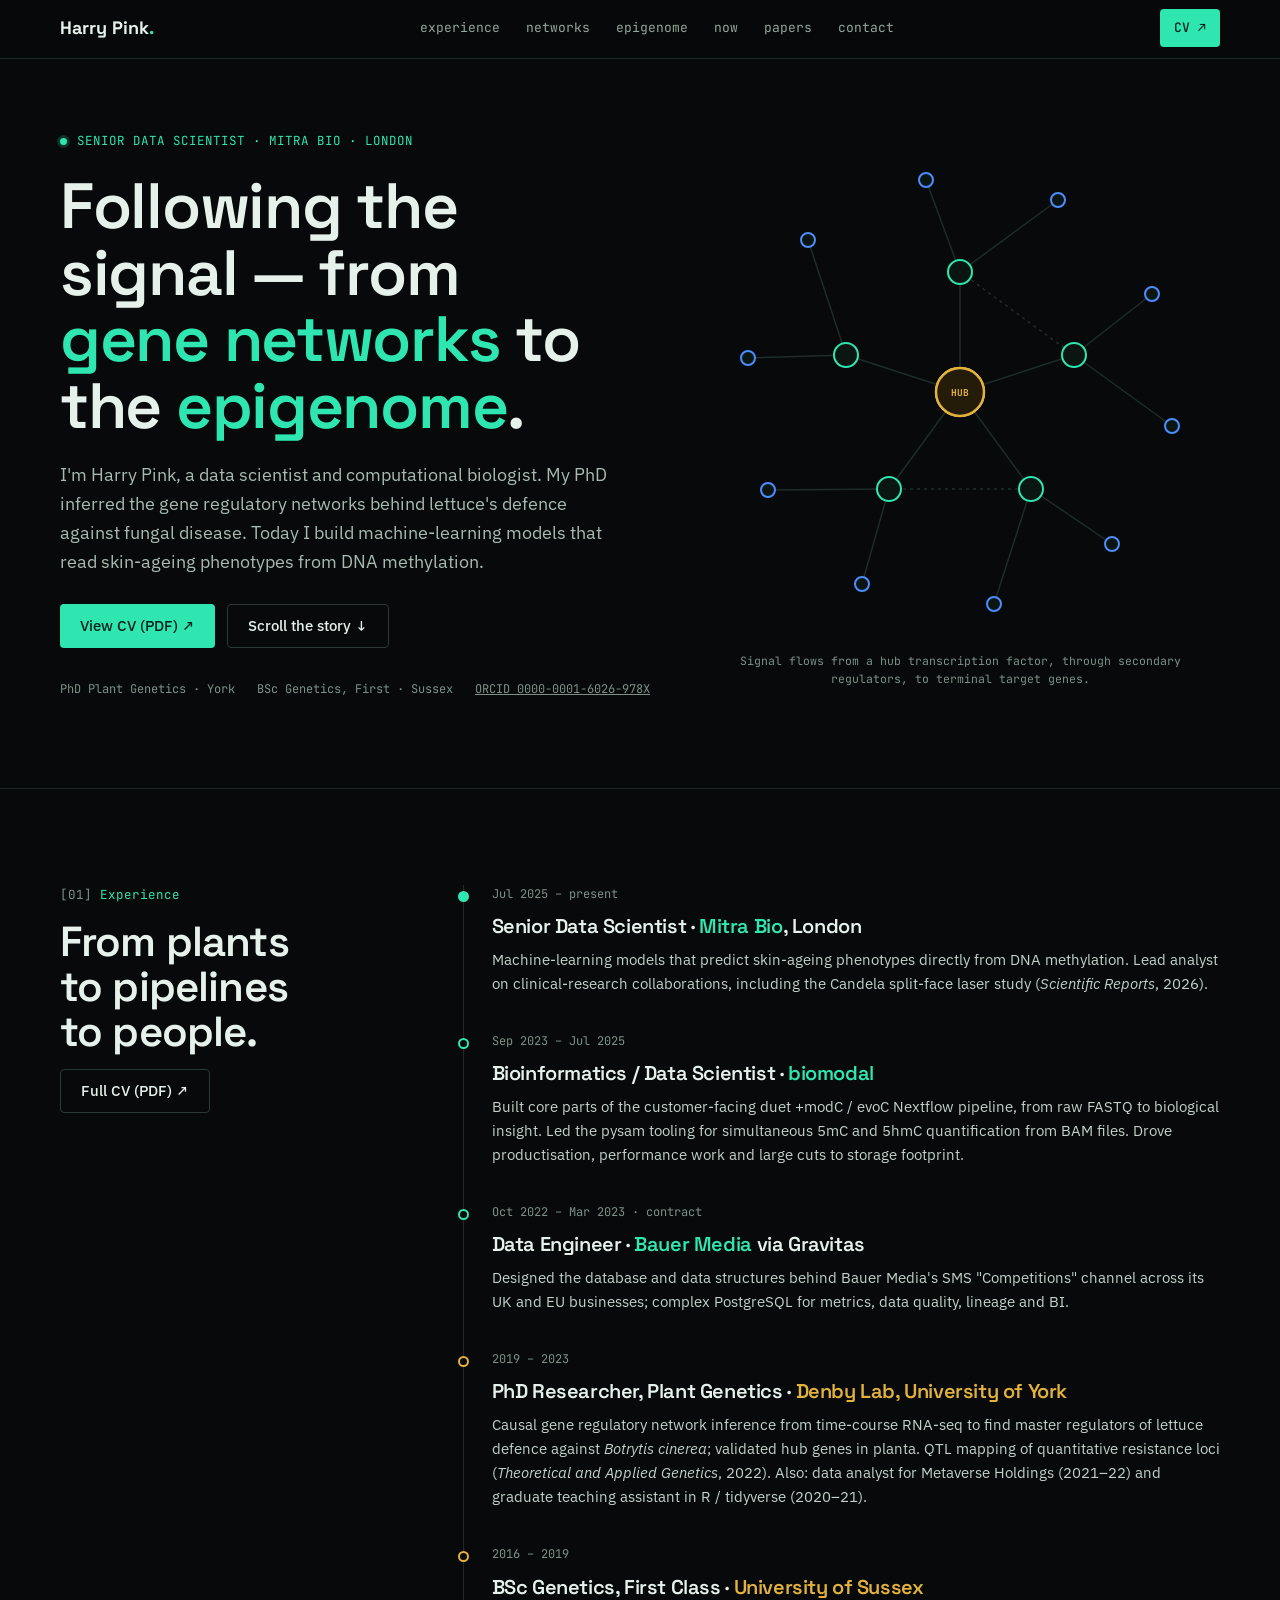
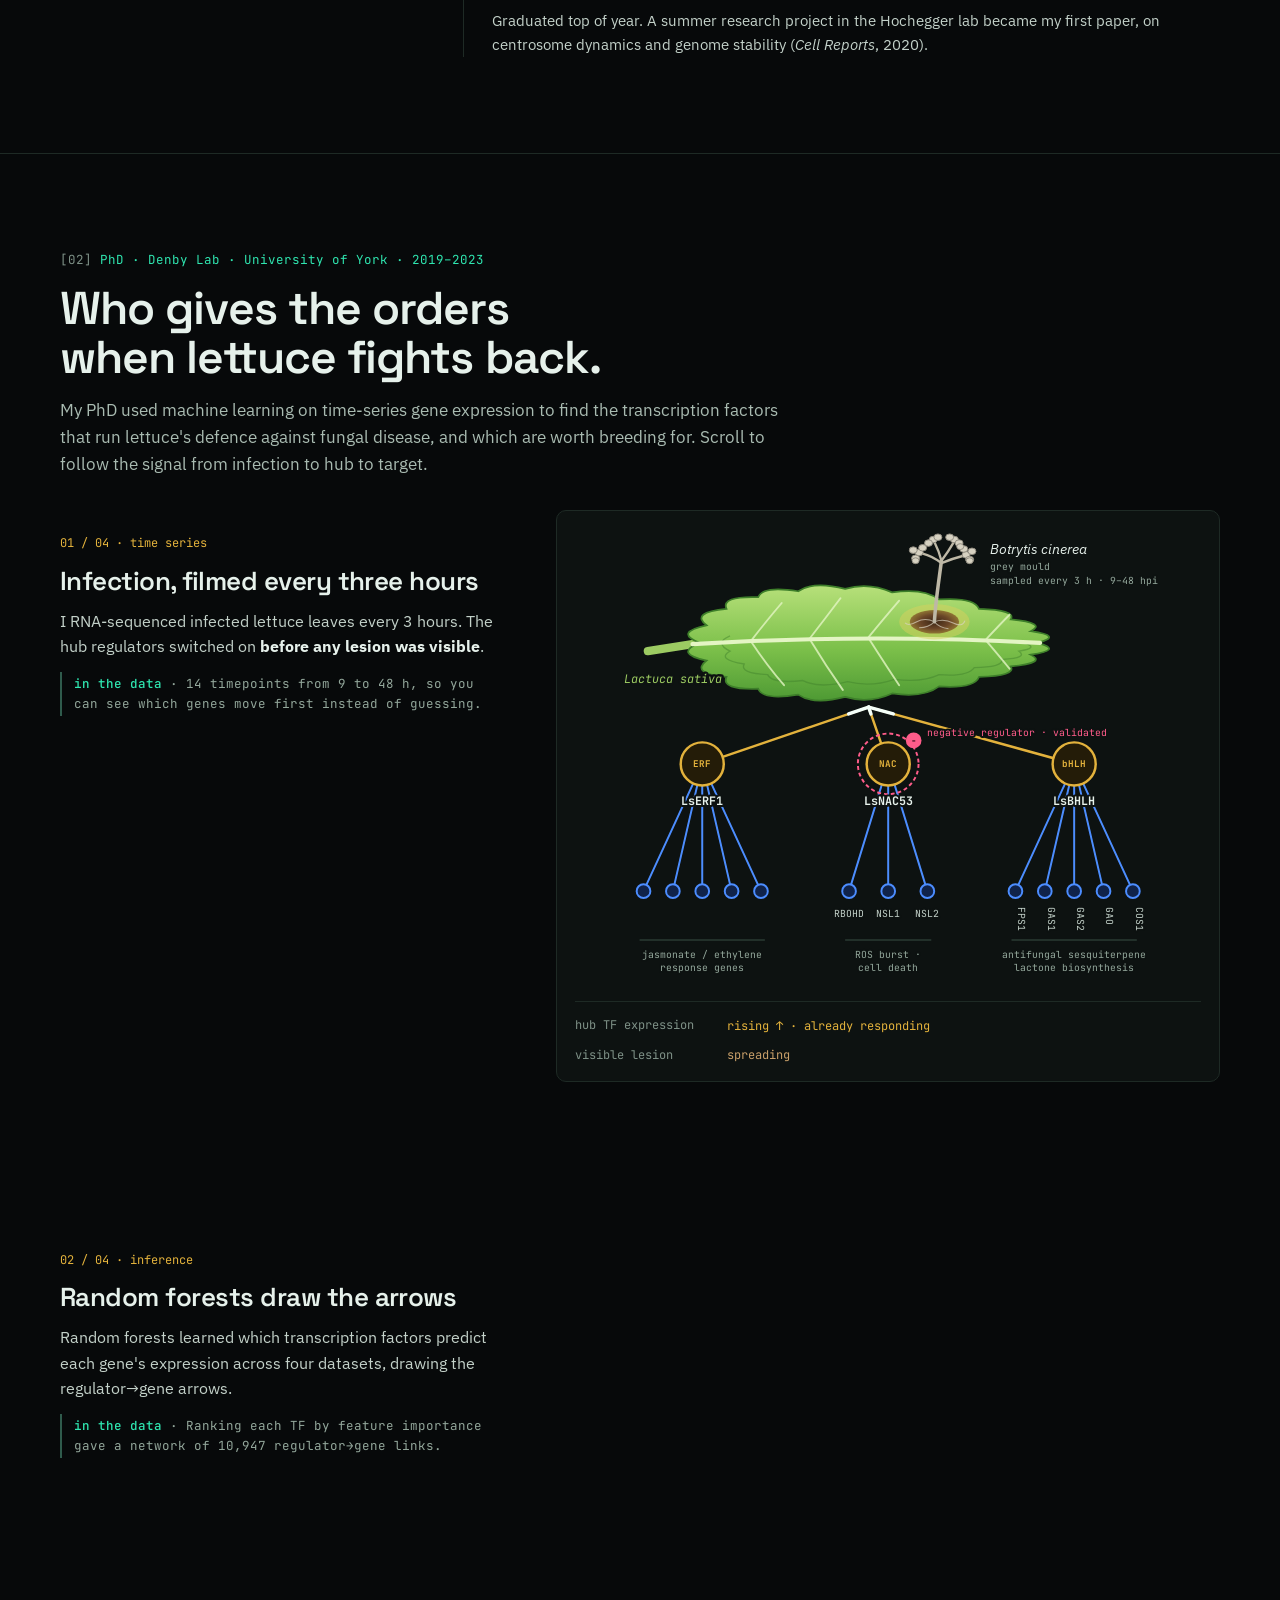
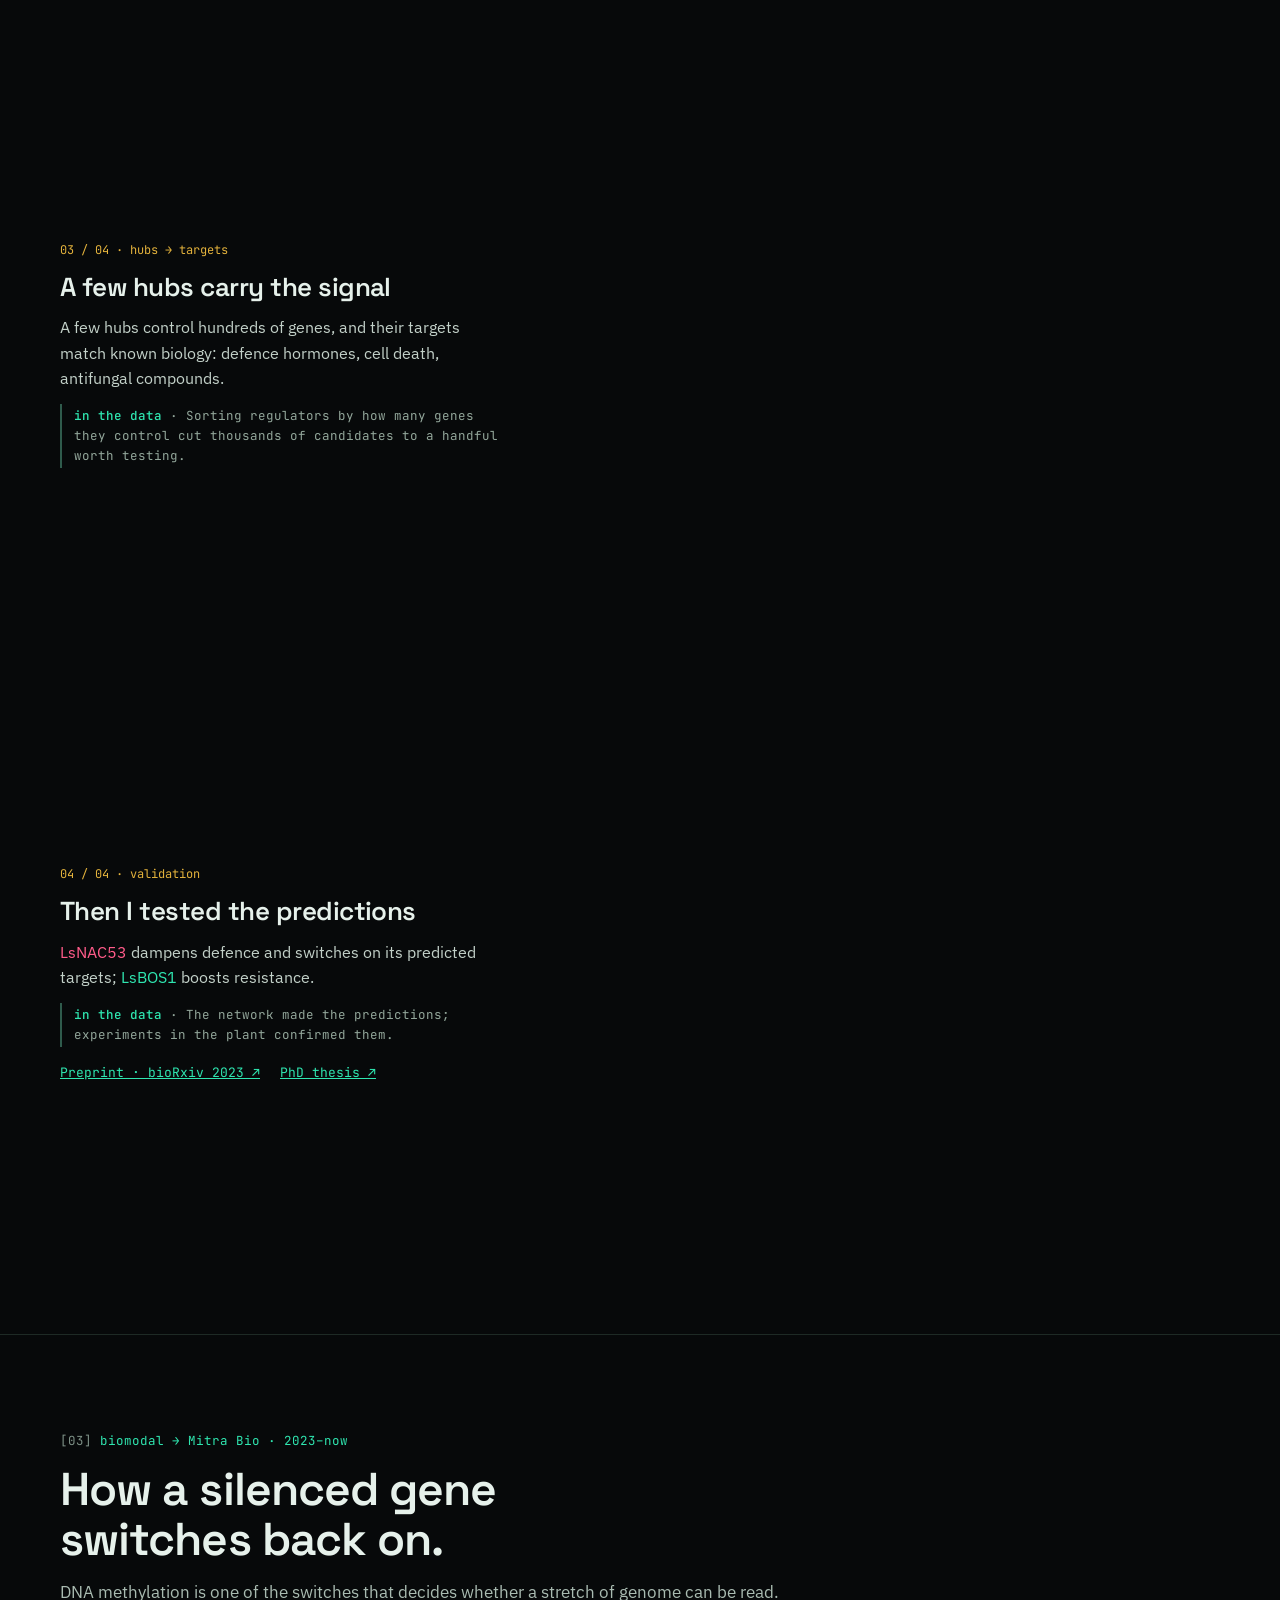
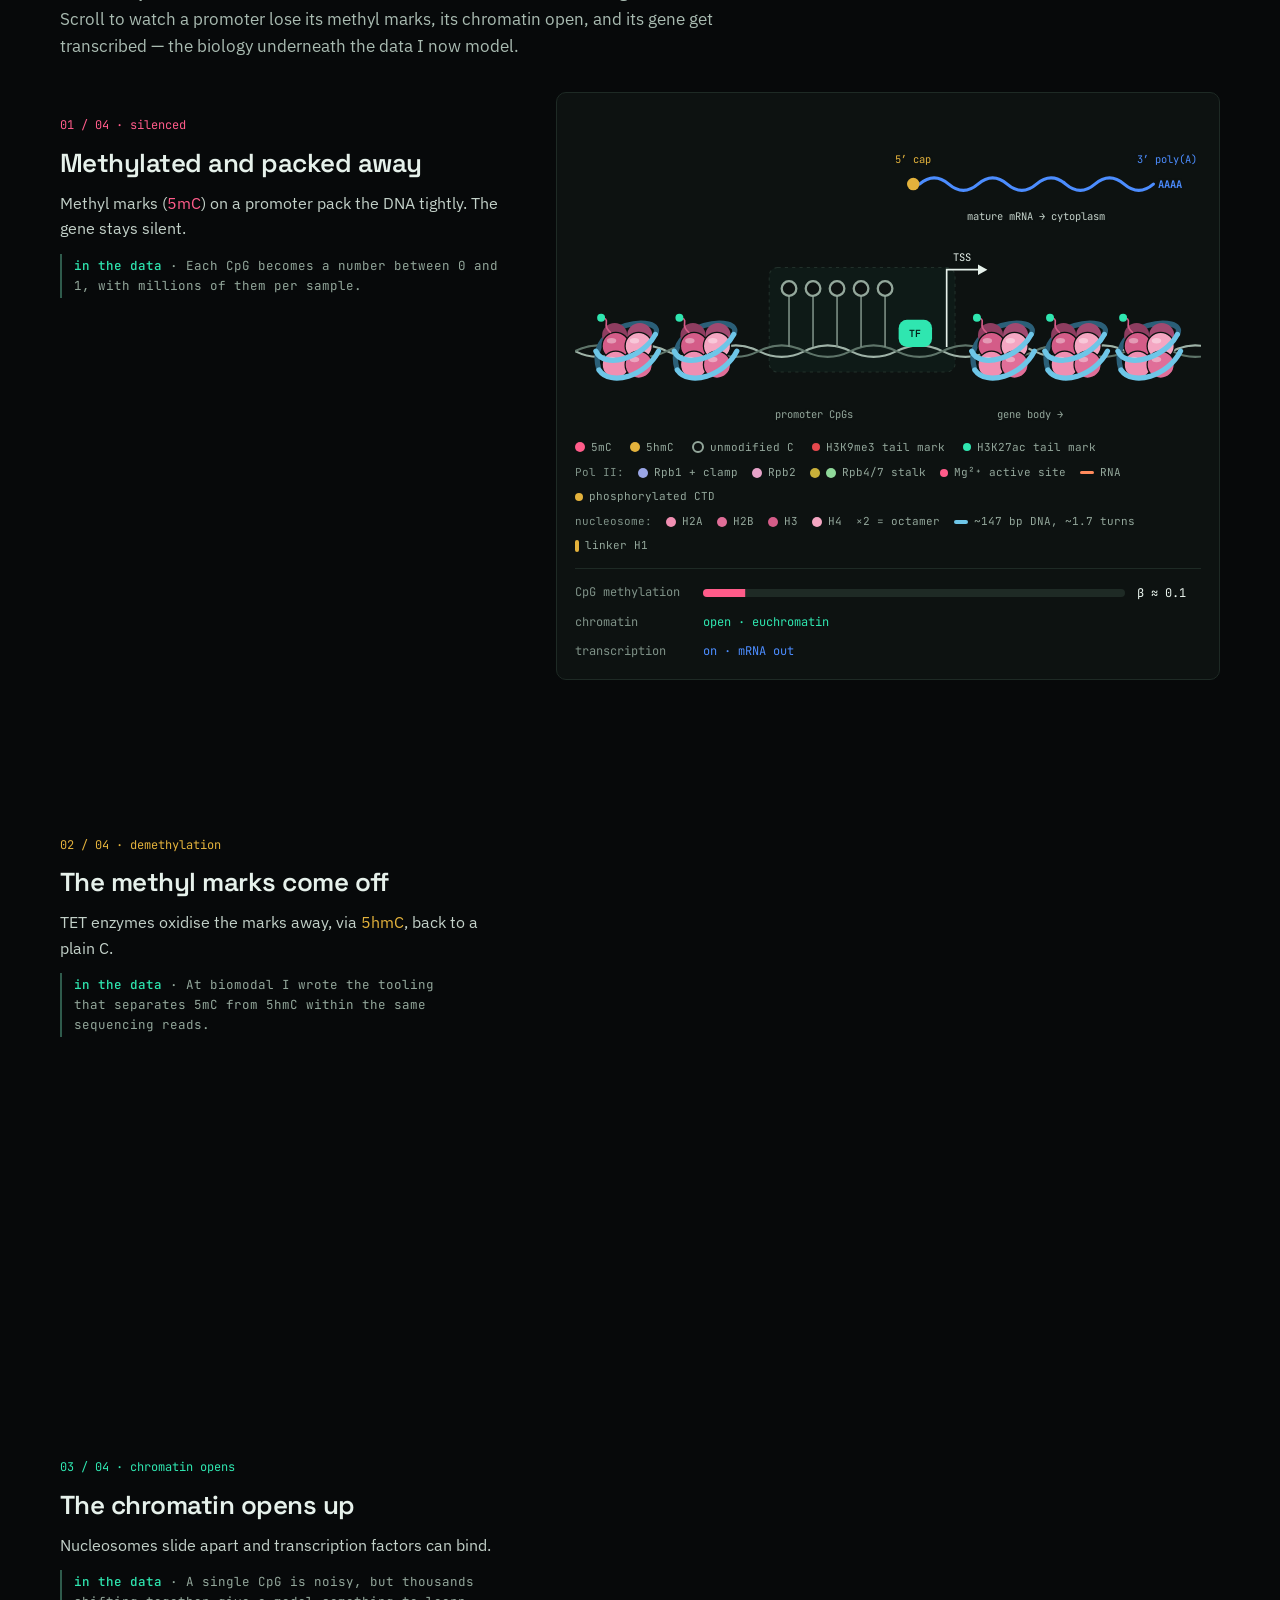
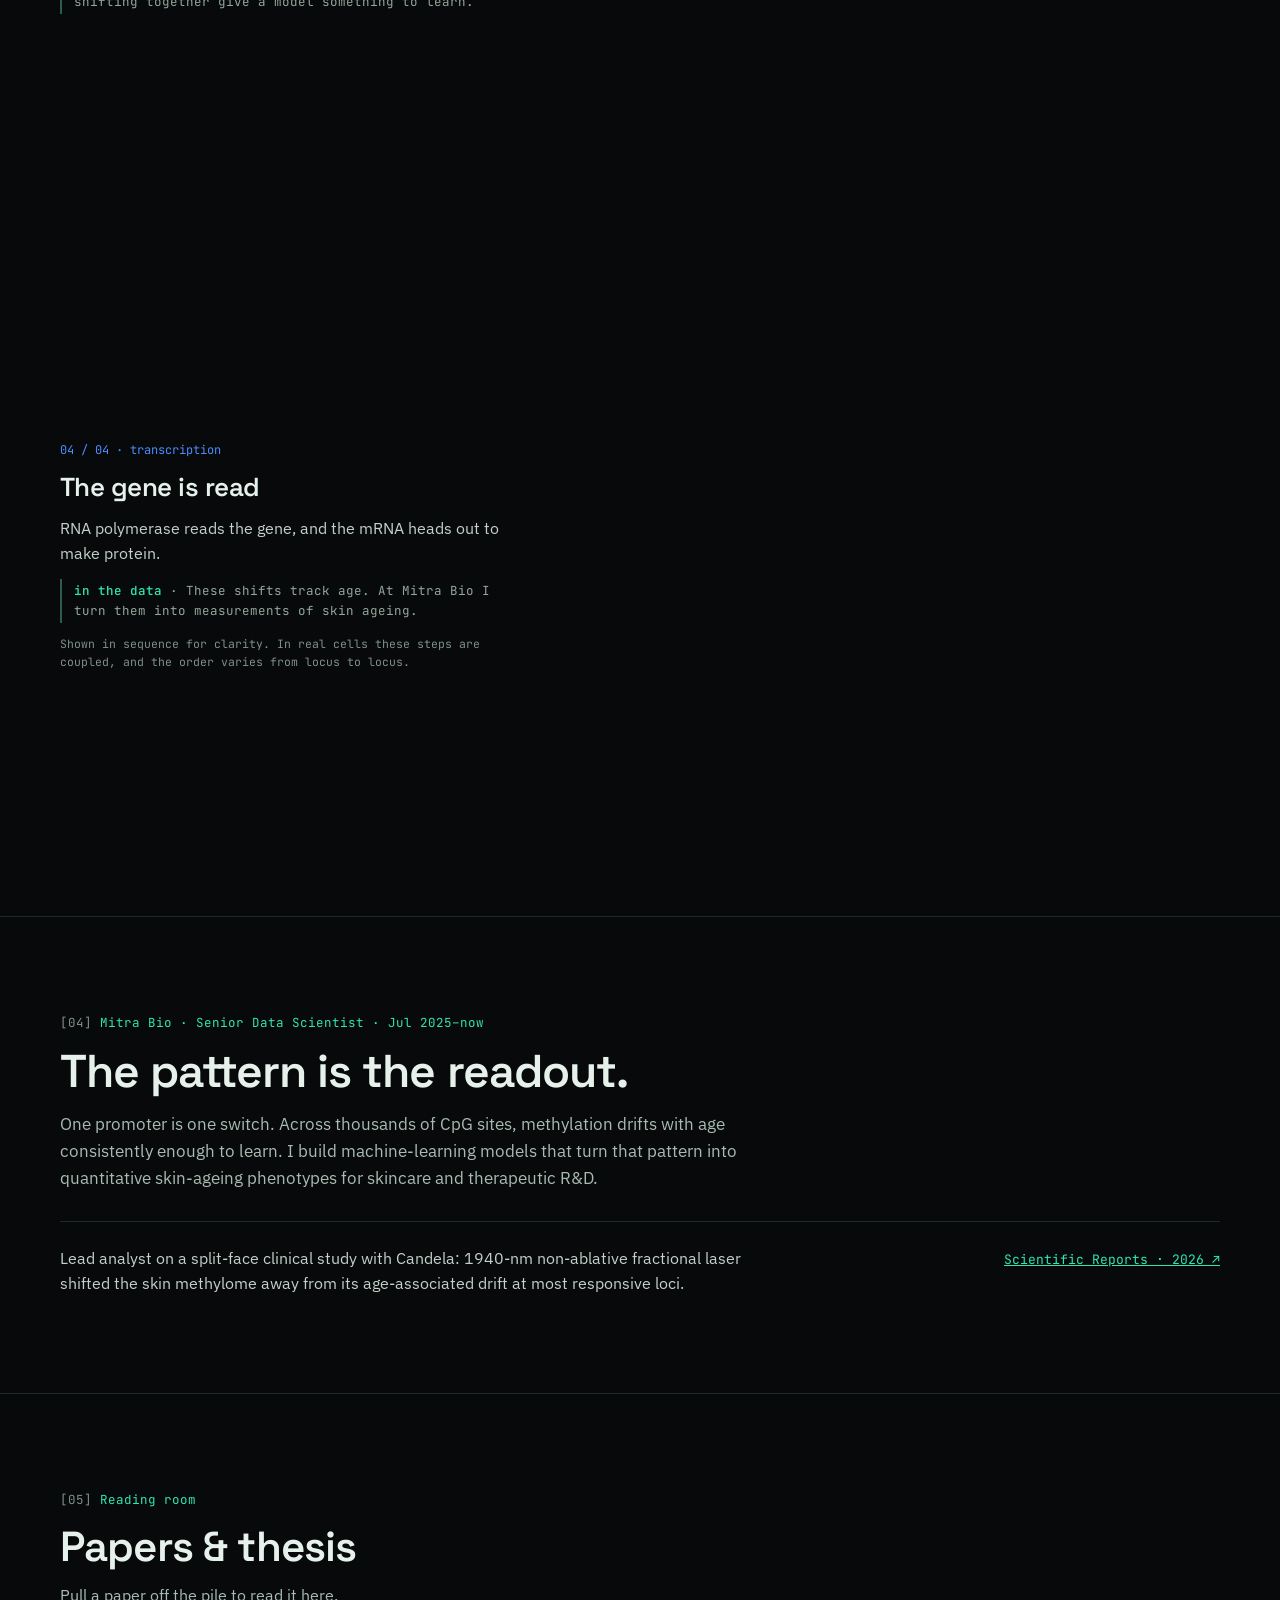
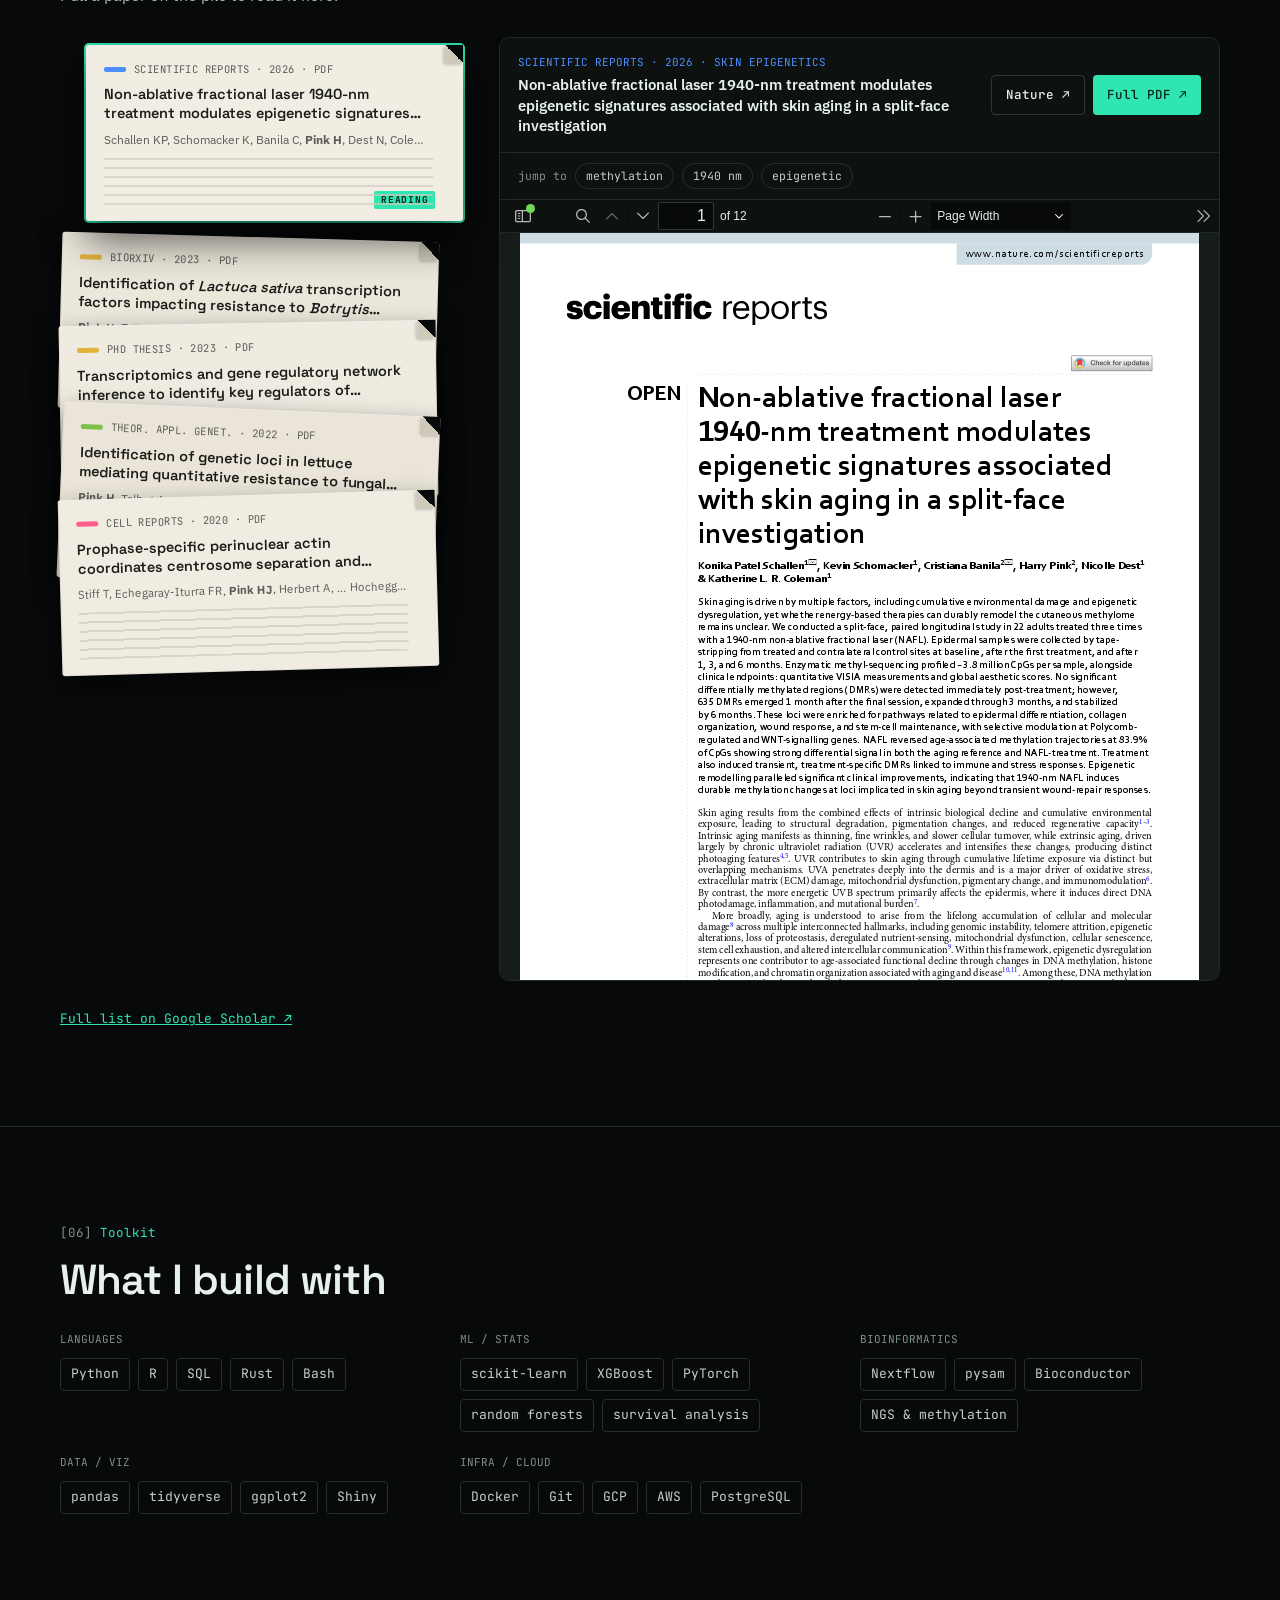
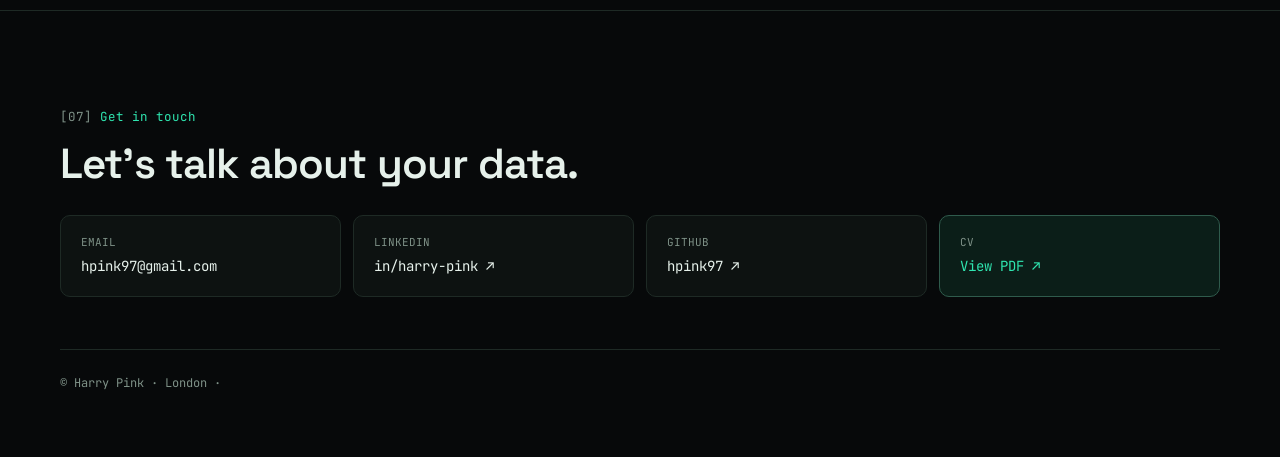
<file: index.html>
<!doctype html>
<html lang="en">
<head>
<meta charset="utf-8">
<meta name="viewport" content="width=device-width, initial-scale=1">
<title>Harry Pink — Data Scientist &amp; Computational Biologist</title>
<meta name="description" content="Harry Pink, PhD — data scientist and computational biologist: gene regulatory networks in lettuce defence, and machine learning on DNA methylation for skin ageing.">
<link rel="icon" href="data:image/svg+xml,%3Csvg xmlns='http://www.w3.org/2000/svg' viewBox='0 0 32 32'%3E%3Ccircle cx='16' cy='16' r='9' fill='%23241C08' stroke='%23E3B23C' stroke-width='3'/%3E%3C/svg%3E">
<link rel="preconnect" href="https://fonts.googleapis.com">
<link href="https://fonts.googleapis.com/css2?family=Space+Grotesk:wght@500;600;700&amp;family=IBM+Plex+Sans:ital,wght@0,400;0,500;0,600;1,400&amp;family=JetBrains+Mono:wght@400;500;700&amp;display=swap" rel="stylesheet">
<style>
body{margin:0;background:#07090A}
a{color:#2FE6B0}a:hover{color:#8AF5D5}
.hp{font-family:'IBM Plex Sans',system-ui,-apple-system,'Segoe UI',sans-serif;color:#E6F1EB;background:#07090A;line-height:1.6;overflow-x:clip;-webkit-font-smoothing:antialiased}
.hp h1,.hp h2,.hp h3{font-family:'Space Grotesk','Helvetica Neue',Arial,sans-serif;letter-spacing:-0.02em;text-wrap:balance}
.hp p{text-wrap:pretty}
.mono{font-family:'JetBrains Mono',ui-monospace,Menlo,monospace}
.hp em{font-style:normal;color:#2FE6B0}
.hp a:focus-visible{outline:2px solid #2FE6B0;outline-offset:3px;border-radius:3px}
.btn{display:inline-flex;align-items:center;gap:8px;min-height:44px;padding:0 20px;border-radius:4px;font-size:15px;font-weight:500;text-decoration:none;box-sizing:border-box}
.btn-p{background:#2FE6B0;color:#04231B}.btn-p:hover{background:#6FF0CA;color:#04231B}
.btn-g{border:1px solid #2A3A33;color:#E6F1EB}.btn-g:hover{border-color:#7E9187;color:#E6F1EB}
.navlink{color:#93A79B;text-decoration:none;font-size:13px;padding:10px 4px}
.navlink:hover{color:#2FE6B0}
.t-s{font-family:'JetBrains Mono',ui-monospace,monospace;font-size:10px;fill:#93A79B}
.t-n{font-family:'JetBrains Mono',ui-monospace,monospace;font-size:9.5px;font-weight:700}
.t-s,.t-lab{paint-order:stroke;stroke:#0D1211;stroke-width:4px;stroke-linejoin:round}
.story{display:flex;flex-wrap:wrap;gap:56px;align-items:flex-start}
.steps{flex:1 1 340px;min-width:0}
.stage{flex:1.45 1 520px;min-width:0;position:sticky;top:84px;z-index:2}
.step{min-height:600px;display:flex;flex-direction:column;justify-content:center;gap:12px;max-width:440px}
.step:first-child{min-height:520px;justify-content:flex-start;padding-top:24px}
.step:last-child{min-height:640px}
.ds{margin:0;font-size:12.5px;line-height:1.6;color:#93A79B;border-left:2px solid #2F5B4C;padding:2px 0 2px 12px}
.ds b{color:#2FE6B0;font-weight:500}
.pubcard:hover{border-color:#2F5B4C}
@media (max-width:1000px){
  .stage{order:-1;flex-basis:100%;top:58px;background:#07090A;padding-bottom:10px}
  .stage svg{max-height:40vh}
  .lg-x{display:none !important}
  nav{backdrop-filter:none !important;background:#07090A !important}
  /* stage sits on top of the text here, so time the animation to the band of text visible below it */
  .grn-sec,.epi-sec{view-timeline-name:none}
  .grn-sec{timeline-scope:--grn}.epi-sec{timeline-scope:--epi}
  .grn-sec .steps{view-timeline-name:--grn}.epi-sec .steps{view-timeline-name:--epi}
  .steps{view-timeline-inset:calc(58px + var(--sh,45vh)) 0px}
  .step{min-height:460px;justify-content:flex-start;padding-top:12px}
  .step:first-child{min-height:460px}
  .plotbox{display:none}
  .navlinks{display:none !important}
}
@media (max-width:600px){
  .stage{padding-bottom:6px}
  .stage>div{padding:10px 12px !important;gap:8px !important}
  .stage svg{max-height:22vh}
  .stage .mono[style*="grid"]{font-size:11px !important;gap:4px 10px !important;padding-top:8px !important}
  .lg-m{display:none !important}
}

/* ---- paper pile + reader ---- */
.papers{position:relative;display:flex;flex-wrap:wrap;gap:40px;align-items:flex-start}
.pp-r{position:absolute;opacity:0;width:1px;height:1px;margin:0;pointer-events:none}
.pile{flex:1 1 300px;max-width:400px;min-width:0;display:flex;flex-direction:column;padding:8px 22px 8px 0;box-sizing:border-box}
.sheet{position:relative;z-index:1;display:flex;flex-direction:column;gap:8px;height:176px;box-sizing:border-box;padding:16px 30px 16px 18px;border-radius:3px;cursor:pointer;background:#EEEAE0;background-image:linear-gradient(135deg,rgba(255,255,255,.35),rgba(0,0,0,.04) 60%,rgba(0,0,0,.08));color:#1B1D1A;box-shadow:0 1px 0 rgba(255,255,255,.5) inset,0 10px 24px rgba(0,0,0,.5),inset 0 0 0 1px rgba(0,0,0,.06);transform:rotate(var(--rot,0deg));transition:transform .4s cubic-bezier(.2,.8,.2,1),box-shadow .4s,margin-top .4s cubic-bezier(.2,.8,.2,1)}
.sheet::after{content:"";position:absolute;top:0;right:0;width:18px;height:18px;background:linear-gradient(225deg,#07090A 50%,#CFC9BA 50%);border-bottom-left-radius:3px;box-shadow:-2px 2px 3px rgba(0,0,0,.18)}
.sheet::before{content:"READING";position:absolute;right:28px;bottom:12px;font:700 9.5px/1 'JetBrains Mono',ui-monospace,monospace;letter-spacing:.08em;color:#04231B;background:#2FE6B0;padding:4px 7px;border-radius:2px;opacity:0;transform:translateY(4px);transition:opacity .3s,transform .3s}
.sheet+.sheet{margin-top:-90px}
.sheet:nth-child(1){--rot:-2.2deg;background:#F1EDE3}
.sheet:nth-child(2){--rot:1.6deg;background:#ECE7DB}
.sheet:nth-child(3){--rot:-1deg;background:#EFEBE1}
.sheet:nth-child(4){--rot:2.4deg;background:#EAE5D8}
.sheet:nth-child(5){--rot:-1.6deg;background:#F0ECE2}
.sheet:hover{transform:rotate(var(--rot,0deg)) translate(8px,-6px);box-shadow:0 16px 32px rgba(0,0,0,.6),inset 0 0 0 1px rgba(0,0,0,.06)}
.sheet-j{display:flex;align-items:center;gap:8px;font-size:10.5px;letter-spacing:.04em;color:#5A5E55}
.sheet-j i{width:22px;height:5px;border-radius:2px;display:inline-block}
.sheet-t{font-family:'Space Grotesk','Helvetica Neue',Arial,sans-serif;font-weight:600;font-size:14.5px;line-height:1.3;display:-webkit-box;-webkit-line-clamp:2;-webkit-box-orient:vertical;overflow:hidden}
.sheet-a{font-size:11.5px;color:#5A5E55;white-space:nowrap;overflow:hidden;text-overflow:ellipsis}
.sheet-lines{flex:1 1 auto;background:repeating-linear-gradient(180deg,#CFCABD 0 2px,transparent 2px 9px);opacity:.7;border-radius:1px}
#pp1:checked~.pile label[for=pp1],#pp2:checked~.pile label[for=pp2],#pp3:checked~.pile label[for=pp3],#pp4:checked~.pile label[for=pp4],#pp5:checked~.pile label[for=pp5],.papers:not(:has(.pp-r:checked)) label[for=pp1]{z-index:2;transform:translateX(26px) rotate(0deg);box-shadow:0 18px 40px rgba(0,0,0,.65),0 0 0 2px #2FE6B0}
#pp1:checked~.pile label[for=pp1]+.sheet,#pp2:checked~.pile label[for=pp2]+.sheet,#pp3:checked~.pile label[for=pp3]+.sheet,#pp4:checked~.pile label[for=pp4]+.sheet,.papers:not(:has(.pp-r:checked)) label[for=pp1]+.sheet{margin-top:16px}
#pp1:checked~.pile label[for=pp1]::before,#pp2:checked~.pile label[for=pp2]::before,#pp3:checked~.pile label[for=pp3]::before,#pp4:checked~.pile label[for=pp4]::before,#pp5:checked~.pile label[for=pp5]::before,.papers:not(:has(.pp-r:checked)) label[for=pp1]::before{opacity:1;transform:none}
#pp1:focus-visible~.pile label[for=pp1],#pp2:focus-visible~.pile label[for=pp2],#pp3:focus-visible~.pile label[for=pp3],#pp4:focus-visible~.pile label[for=pp4],#pp5:focus-visible~.pile label[for=pp5]{outline:3px solid #2FE6B0;outline-offset:4px}
.viewer{flex:2 1 520px;min-width:0;border:1px solid #1E2A25;border-radius:10px;background:#0D1211;overflow:hidden}
.v{display:none}
.v1{display:block}
.papers:has(.pp-r:checked) .v1{display:none}
#pp1:checked~.viewer .v1,#pp2:checked~.viewer .v2,#pp3:checked~.viewer .v3,#pp4:checked~.viewer .v4,#pp5:checked~.viewer .v5{display:block;animation:vin .35s ease-out}
@keyframes vin{from{opacity:0;transform:translateY(8px)}to{opacity:1;transform:none}}
.v-bar{display:flex;flex-wrap:wrap;justify-content:space-between;align-items:center;gap:12px 20px;padding:16px 18px;border-bottom:1px solid #1E2A25}
.v-meta{display:flex;flex-direction:column;gap:4px;min-width:0;flex:1 1 300px}
.v-title{font-size:15px;font-weight:600;line-height:1.35;color:#E6F1EB}
.v-btns{display:flex;flex-wrap:wrap;gap:8px}
.v-btns .btn{min-height:40px;font-size:12.5px;padding:0 14px}
.v-body{padding:0;background:#161C1A;min-height:420px;box-sizing:border-box}
.v-body iframe{display:block;width:100%;height:780px;border:0;background:#161C1A}
.v-find{display:flex;flex-wrap:wrap;align-items:center;gap:6px 8px;padding:10px 18px;border-bottom:1px solid #1E2A25;font-size:11.5px;color:#7E9187}
.v-find a{color:#C3D1C9;text-decoration:none;border:1px solid #22312B;border-radius:999px;padding:3px 10px}
.v-find a:hover{color:#2FE6B0;border-color:#2F5B4C}
.v-cover{max-width:620px;margin:0 auto;background:#EEEAE0;color:#1B1D1A;border-radius:4px;padding:40px 44px;display:flex;flex-direction:column;gap:14px;box-shadow:0 12px 30px rgba(0,0,0,.5);box-sizing:border-box;min-height:460px}
.v-ctitle{font-family:'Space Grotesk','Helvetica Neue',Arial,sans-serif;font-weight:600;font-size:24px;line-height:1.25;letter-spacing:-.01em}
.v-rule{height:1px;background:#CFCABD;margin:6px 0}
@media (max-width:900px){.pile{max-width:none;padding-right:26px}.v-body iframe{height:600px}.v-cover{padding:26px 22px;min-height:0}}
@media (max-width:600px){.v-body,.v-find{display:none}.v-bar{border-bottom:0}.viewer.reading .v-body{display:block}.viewer.reading .v-find{display:flex}.v-body{scroll-margin-top:64px}.v-body iframe{height:78svh}}
.v-load{display:none;justify-content:center;width:calc(100% - 36px);margin:0 18px 16px;background:none;cursor:pointer;font-family:'JetBrains Mono',ui-monospace,monospace;font-size:13px}
@media (max-width:600px){.v-load{display:flex}.viewer.reading .v-load{display:none}}

/* ---- always-on (time-based) hero network ---- */
@keyframes hp1{0%{stroke-dashoffset:.16;opacity:1}34%{stroke-dashoffset:-1;opacity:1}35%,100%{stroke-dashoffset:-1;opacity:0}}
@keyframes hp2{0%,33%{stroke-dashoffset:.16;opacity:0}35%{opacity:1}68%{stroke-dashoffset:-1;opacity:1}69%,100%{stroke-dashoffset:-1;opacity:0}}
@keyframes hm{0%,28%{fill:#0B1512}36%{fill:#2FE6B0}62%,100%{fill:#0B1512}}
@keyframes hl{0%,62%{fill:#0B1512}70%{fill:#4C8DFF}92%,100%{fill:#0B1512}}
@keyframes breath{0%{transform:scale(1);opacity:.7}30%{transform:scale(2.1);opacity:0}100%{transform:scale(2.1);opacity:0}}
@keyframes travel{0%{stroke-dashoffset:.12}100%{stroke-dashoffset:-1}}
@keyframes fall{0%{transform:translate(0,0);opacity:0}12%{opacity:1}82%{opacity:1}100%{transform:translate(-14px,52px);opacity:0}}
@keyframes les{from{transform:scale(0)}to{transform:scale(1)}}
.hp1{stroke-dasharray:.16 2;opacity:0;animation:hp1 3.6s linear infinite}
.hp2{stroke-dasharray:.16 2;opacity:0;animation:hp2 3.6s linear infinite}
.hm{animation:hm 3.6s ease-out infinite}
.hl{animation:hl 3.6s ease-out infinite}
.breath{transform-box:fill-box;transform-origin:center;animation:breath 3.6s ease-out infinite}
.pulse{stroke-dasharray:.12 2;animation:travel 2.4s linear infinite}
.spore{animation:fall 3.6s ease-in infinite}
.off :is(.hp1,.hp2,.hm,.hl,.breath,.pulse,.spore){animation-play-state:paused}

/* ---- scroll-driven chapters (base state = the finished picture) ---- */
.grn-sec{view-timeline-name:--grn}
.epi-sec{view-timeline-name:--epi}
@keyframes draw{from{stroke-dashoffset:1}to{stroke-dashoffset:0}}
@keyframes lit{from{opacity:.13}to{opacity:1}}
@keyframes fin{from{opacity:0}to{opacity:1}}
@keyframes fout{from{opacity:1}to{opacity:0}}
@keyframes grow{from{transform:scaleX(0)}to{transform:scaleX(1)}}
@keyframes cover{from{transform:translateX(-500px)}to{transform:translateX(0)}}
@keyframes cur{from{transform:translateX(0)}to{transform:translateX(500px)}}
@keyframes demeth{0%{fill:#FF5C8A;stroke:#FF5C8A}50%{fill:#E3B23C;stroke:#E3B23C}100%{fill:#0D1211;stroke:#93A79B}}
@keyframes n1{from{transform:translate(120px,-12px)}to{transform:translate(0,0)}}
@keyframes n2{from{transform:translate(85px,14px)}to{transform:translate(0,0)}}
@keyframes n3{from{transform:translate(-160px,-12px)}to{transform:translate(0,0)}}
@keyframes n4{from{transform:translate(-190px,14px)}to{transform:translate(0,0)}}
@keyframes n5{from{transform:translate(-220px,-12px)}to{transform:translate(0,0)}}
@keyframes dock{from{transform:translateY(-70px);opacity:0}to{transform:translateY(0);opacity:1}}
@keyframes tet{0%{opacity:0;transform:translateX(0)}12%{opacity:1}88%{opacity:1}100%{opacity:0;transform:translateX(110px)}}
@keyframes pol{0%{opacity:0;transform:translateX(0)}6%{opacity:1}94%{opacity:1}100%{opacity:0;transform:translateX(170px)}}
@keyframes nasc{0%{stroke-dashoffset:1;opacity:1}94%{stroke-dashoffset:0;opacity:1}100%{stroke-dashoffset:0;opacity:0}}
@keyframes fadeup{from{opacity:0;transform:translateY(40px)}to{opacity:1;transform:translateY(0)}}
@keyframes beta{from{transform:scaleX(.9)}to{transform:scaleX(.1)}}
@keyframes rise{from{opacity:0;transform:translateY(28px)}to{opacity:1;transform:translateY(0)}}
@keyframes prog{from{transform:scaleX(0)}to{transform:scaleX(1)}}
.tet0,.pol0,.nasc0{opacity:0}
.mk-closed{opacity:0}
.prog{transform:scaleX(0);transform-origin:left}
.fbox{transform-box:fill-box;transform-origin:left center}

@supports (animation-timeline: view()){
  .g,.e{animation-duration:auto;animation-timing-function:linear;animation-fill-mode:both}
  .g{animation-timeline:--grn}
  .e{animation-timeline:--epi}
  .draw{animation-name:draw}.lit{animation-name:lit}.fin{animation-name:fin}.fout{animation-name:fout}
  .grow{animation-name:grow}.cover{animation-name:cover}.cur{animation-name:cur}
  .demeth{animation-name:demeth}.dock{animation-name:dock}.tet{animation-name:tet}
  .pol{animation-name:pol}.nasc{animation-name:nasc}.fadeup{animation-name:fadeup}.beta{animation-name:beta}
  .n1{animation-name:n1}.n2{animation-name:n2}.n3{animation-name:n3}.n4{animation-name:n4}.n5{animation-name:n5}
  .r-all{animation-range:contain 0% contain 100%}
  .r-stim{animation-range:contain 0% contain 6%}
  .r-les{animation-range:contain 22% contain 40%}
  .lesion{animation-name:les}
  .r-e0{animation-range:contain 2% contain 12%}
  .r-hub{animation-range:contain 8% contain 18%}
  .r-hx0{animation-range:contain 8% contain 12%}
  .r-hx1{animation-range:contain 10% contain 14%}
  .r-lv0{animation-range:contain 22% contain 26%}
  .r-lv1{animation-range:contain 24% contain 28%}
  .r-deg{animation-range:contain 28% contain 44%}
  .r-tg{animation-range:contain 46% contain 60%}
  .r-tgt{animation-range:contain 54% contain 64%}
  .r-lab{animation-range:contain 58% contain 68%}
  .r-pulse{animation-range:contain 62% contain 70%}
  .r-ring{animation-range:contain 80% contain 94%}
  .q-c0{animation-range:contain 24% contain 32%}
  .q-c1{animation-range:contain 28% contain 36%}
  .q-c2{animation-range:contain 32% contain 40%}
  .q-c3{animation-range:contain 36% contain 44%}
  .q-c4{animation-range:contain 40% contain 48%}
  .q-tet{animation-range:contain 22% contain 48%}
  .q-beta{animation-range:contain 24% contain 48%}
  .q-bhi{animation-range:contain 40% contain 46%}
  .q-blo{animation-range:contain 44% contain 50%}
  .q-mk{animation-range:contain 48% contain 56%}
  .q-mk2{animation-range:contain 56% contain 64%}
  .q-open{animation-range:contain 50% contain 64%}
  .q-chc{animation-range:contain 52% contain 58%}
  .q-cho{animation-range:contain 56% contain 62%}
  .q-tf{animation-range:contain 60% contain 68%}
  .q-pol{animation-range:contain 70% contain 92%}
  .q-txoff{animation-range:contain 70% contain 74%}
  .q-txon{animation-range:contain 72% contain 78%}
  .q-mrna{animation-range:contain 90% contain 100%}
  .rv{animation:rise ease-out both;animation-timeline:view();animation-range:entry 0% entry 70%}
  .prog{animation:prog linear both;animation-timeline:scroll(root)}
}
@media (prefers-reduced-motion: reduce){
  .g,.e,.rv,.prog,.hp1,.hp2,.hm,.hl,.breath,.pulse,.spore,.v{animation:none !important}
  .sheet{transition:none}
}
</style>
<style>html{scroll-behavior:smooth}@media (prefers-reduced-motion: reduce){html{scroll-behavior:auto}}</style>
</head>
<body>

<div class="hp" style="min-height: 100%">

<!-- ================= NAV ================= -->
<nav style="position: sticky; top: 0; z-index: 20; background: rgba(7,9,10,0.9); backdrop-filter: blur(8px); border-bottom: 1px solid #1E2A25">
<div style="max-width: 1160px; margin: 0 auto; padding: 0 24px; height: 56px; display: flex; align-items: center; justify-content: space-between; gap: 16px">
<a href="#top" style="font-family: 'Space Grotesk', sans-serif; font-weight: 700; font-size: 18px; color: #E6F1EB; text-decoration: none">Harry Pink<span style="color: #2FE6B0">.</span></a>
<div class="navlinks mono" style="display: flex; align-items: center; gap: 18px">
<a class="navlink" href="#experience">experience</a>
<a class="navlink" href="#grn">networks</a>
<a class="navlink" href="#epi">epigenome</a>
<a class="navlink" href="#now">now</a>
<a class="navlink" href="#papers">papers</a>
<a class="navlink" href="#contact">contact</a>
</div>
<a class="btn btn-p mono" href="Harry_Pink_CV.pdf" target="_blank" rel="noopener" style="min-height: 38px; padding: 0 14px; font-size: 13px">CV ↗</a>
</div>
<div class="prog" style="height: 2px; background: #2FE6B0"></div>
</nav>

<!-- ================= HERO ================= -->
<header id="top" style="max-width: 1160px; margin: 0 auto; padding: 72px 24px 88px; display: flex; flex-wrap: wrap; gap: 48px; align-items: center">
<div style="flex: 1 1 440px; min-width: 0; display: flex; flex-direction: column; gap: 22px">
<p class="mono" style="margin: 0; font-size: 12.5px; color: #2FE6B0; display: flex; align-items: center; gap: 10px"><span style="width: 7px; height: 7px; border-radius: 50%; background: #2FE6B0; box-shadow: 0 0 0 3px rgba(47,230,176,0.18)"></span>SENIOR DATA SCIENTIST · MITRA BIO · LONDON</p>
<h1 style="margin: 0; font-size: clamp(38px, 5.6vw, 64px); line-height: 1.04; font-weight: 600">Following the signal — from <em>gene networks</em> to the <em>epigenome</em>.</h1>
<p style="margin: 0; font-size: 18px; color: #A9BBB1; max-width: 50ch">I'm Harry Pink, a data scientist and computational biologist. My PhD inferred the gene regulatory networks behind lettuce's defence against fungal disease. Today I build machine-learning models that read skin-ageing phenotypes from DNA methylation.</p>
<div style="display: flex; flex-wrap: wrap; gap: 12px; padding-top: 6px">
<a class="btn btn-p" href="Harry_Pink_CV.pdf" target="_blank" rel="noopener">View CV (PDF) ↗</a>
<a class="btn btn-g" href="#experience">Scroll the story ↓</a>
</div>
<div class="mono" style="display: flex; flex-wrap: wrap; gap: 8px 22px; font-size: 12px; color: #7E9187; padding-top: 10px">
<span>PhD Plant Genetics · York</span>
<span>BSc Genetics, First · Sussex</span>
<a href="https://orcid.org/0000-0001-6026-978X" target="_blank" rel="noopener" style="color: #7E9187">ORCID 0000-0001-6026-978X</a>
</div>
</div>
<figure class="hero-net" style="flex: 1 1 420px; min-width: 0; max-width: 520px; margin: 0 auto; display: flex; flex-direction: column; gap: 10px">
<svg viewBox="0 0 520 500" width="100%" role="img" aria-label="Animated gene regulatory network: pulses travel from a central hub transcription factor through five secondary regulators to ten terminal target genes" style="display: block; height: auto">
<g fill="none" stroke="#1F2C27" stroke-width="1.5">
<path d="M 260 250 L 260 130"></path><path d="M 260 250 L 374 213"></path><path d="M 260 250 L 331 347"></path><path d="M 260 250 L 189 347"></path><path d="M 260 250 L 146 213"></path>
<path d="M 260 130 L 226 38"></path><path d="M 260 130 L 358 58"></path>
<path d="M 374 213 L 452 152"></path><path d="M 374 213 L 472 284"></path>
<path d="M 331 347 L 412 402"></path><path d="M 331 347 L 294 462"></path>
<path d="M 189 347 L 162 442"></path><path d="M 189 347 L 68 348"></path>
<path d="M 146 213 L 48 216"></path><path d="M 146 213 L 108 98"></path>
<path d="M 260 130 L 374 213" stroke-dasharray="3 4"></path><path d="M 189 347 L 331 347" stroke-dasharray="3 4"></path>
</g>
<g fill="none" stroke-width="3" stroke-linecap="round">
<path class="hp1" pathLength="1" stroke="#E3B23C" d="M 260 250 L 260 130" style="animation-delay: 0s"></path>
<path class="hp1" pathLength="1" stroke="#E3B23C" d="M 260 250 L 374 213" style="animation-delay: -2.88s"></path>
<path class="hp1" pathLength="1" stroke="#E3B23C" d="M 260 250 L 331 347" style="animation-delay: -2.16s"></path>
<path class="hp1" pathLength="1" stroke="#E3B23C" d="M 260 250 L 189 347" style="animation-delay: -1.44s"></path>
<path class="hp1" pathLength="1" stroke="#E3B23C" d="M 260 250 L 146 213" style="animation-delay: -0.72s"></path>
<path class="hp2" pathLength="1" stroke="#2FE6B0" d="M 260 130 L 226 38" style="animation-delay: 0s"></path>
<path class="hp2" pathLength="1" stroke="#2FE6B0" d="M 260 130 L 358 58" style="animation-delay: 0s"></path>
<path class="hp2" pathLength="1" stroke="#2FE6B0" d="M 374 213 L 452 152" style="animation-delay: -2.88s"></path>
<path class="hp2" pathLength="1" stroke="#2FE6B0" d="M 374 213 L 472 284" style="animation-delay: -2.88s"></path>
<path class="hp2" pathLength="1" stroke="#2FE6B0" d="M 331 347 L 412 402" style="animation-delay: -2.16s"></path>
<path class="hp2" pathLength="1" stroke="#2FE6B0" d="M 331 347 L 294 462" style="animation-delay: -2.16s"></path>
<path class="hp2" pathLength="1" stroke="#2FE6B0" d="M 189 347 L 162 442" style="animation-delay: -1.44s"></path>
<path class="hp2" pathLength="1" stroke="#2FE6B0" d="M 189 347 L 68 348" style="animation-delay: -1.44s"></path>
<path class="hp2" pathLength="1" stroke="#2FE6B0" d="M 146 213 L 48 216" style="animation-delay: -0.72s"></path>
<path class="hp2" pathLength="1" stroke="#2FE6B0" d="M 146 213 L 108 98" style="animation-delay: -0.72s"></path>
</g>
<g stroke="#4C8DFF" stroke-width="2" fill="#0B1512">
<circle class="hl" cx="226" cy="38" r="7" style="animation-delay: 0s"></circle><circle class="hl" cx="358" cy="58" r="7" style="animation-delay: 0s"></circle>
<circle class="hl" cx="452" cy="152" r="7" style="animation-delay: -2.88s"></circle><circle class="hl" cx="472" cy="284" r="7" style="animation-delay: -2.88s"></circle>
<circle class="hl" cx="412" cy="402" r="7" style="animation-delay: -2.16s"></circle><circle class="hl" cx="294" cy="462" r="7" style="animation-delay: -2.16s"></circle>
<circle class="hl" cx="162" cy="442" r="7" style="animation-delay: -1.44s"></circle><circle class="hl" cx="68" cy="348" r="7" style="animation-delay: -1.44s"></circle>
<circle class="hl" cx="48" cy="216" r="7" style="animation-delay: -0.72s"></circle><circle class="hl" cx="108" cy="98" r="7" style="animation-delay: -0.72s"></circle>
</g>
<g stroke="#2FE6B0" stroke-width="2" fill="#0B1512">
<circle class="hm" cx="260" cy="130" r="12" style="animation-delay: 0s"></circle>
<circle class="hm" cx="374" cy="213" r="12" style="animation-delay: -2.88s"></circle>
<circle class="hm" cx="331" cy="347" r="12" style="animation-delay: -2.16s"></circle>
<circle class="hm" cx="189" cy="347" r="12" style="animation-delay: -1.44s"></circle>
<circle class="hm" cx="146" cy="213" r="12" style="animation-delay: -0.72s"></circle>
</g>
<circle class="breath" cx="260" cy="250" r="24" fill="none" stroke="#E3B23C" stroke-width="2"></circle>
<circle class="breath" cx="260" cy="250" r="24" fill="none" stroke="#E3B23C" stroke-width="2" style="animation-delay: -1.8s"></circle>
<circle cx="260" cy="250" r="24" fill="#241C08" stroke="#E3B23C" stroke-width="2.5"></circle>
<text x="260" y="254" text-anchor="middle" class="t-n" fill="#E3B23C">HUB</text>
</svg>
<figcaption class="mono" style="font-size: 11.5px; color: #7E9187; text-align: center; line-height: 1.6">Signal flows from a hub transcription factor, through secondary regulators, to terminal target genes.</figcaption>
</figure>
</header>

<!-- ================= EXPERIENCE ================= -->
<section id="experience" style="border-top: 1px solid #1E2A25; padding: 96px 0">
<div style="max-width: 1160px; margin: 0 auto; padding: 0 24px; display: flex; flex-wrap: wrap; gap: 48px">
<div style="flex: 1 1 260px; min-width: 0; display: flex; flex-direction: column; gap: 14px">
<p class="mono" style="margin: 0; font-size: 12.5px; color: #2FE6B0"><span style="color: #7E9187">[01]</span> Experience</p>
<h2 style="margin: 0; font-size: clamp(30px, 4vw, 42px); line-height: 1.08; font-weight: 600">From plants to pipelines to people.</h2>
<a class="btn btn-g" href="Harry_Pink_CV.pdf" target="_blank" rel="noopener" style="align-self: flex-start">Full CV (PDF) ↗</a>
</div>
<div style="flex: 2.2 1 520px; min-width: 0; display: flex; flex-direction: column; gap: 0; border-left: 1px solid #1E2A25; padding-left: 28px">
<div class="rv" style="position: relative; display: flex; flex-direction: column; gap: 6px; padding-bottom: 36px">
<span style="position: absolute; left: -34px; top: 6px; width: 11px; height: 11px; border-radius: 50%; background: #2FE6B0"></span>
<p class="mono" style="margin: 0; font-size: 12px; color: #7E9187">Jul 2025 – present</p>
<h3 style="margin: 0; font-size: 20px; font-weight: 600">Senior Data Scientist · <span style="color: #2FE6B0">Mitra Bio</span>, London</h3>
<p style="margin: 0; font-size: 15px; color: #C3D1C9">Machine-learning models that predict skin-ageing phenotypes directly from DNA methylation. Lead analyst on clinical-research collaborations, including the Candela split-face laser study (<i>Scientific Reports</i>, 2026).</p>
</div>
<div class="rv" style="position: relative; display: flex; flex-direction: column; gap: 6px; padding-bottom: 36px">
<span style="position: absolute; left: -34px; top: 6px; width: 11px; height: 11px; border-radius: 50%; border: 2px solid #2FE6B0; background: #07090A; box-sizing: border-box"></span>
<p class="mono" style="margin: 0; font-size: 12px; color: #7E9187">Sep 2023 – Jul 2025</p>
<h3 style="margin: 0; font-size: 20px; font-weight: 600">Bioinformatics / Data Scientist · <span style="color: #2FE6B0">biomodal</span></h3>
<p style="margin: 0; font-size: 15px; color: #C3D1C9">Built core parts of the customer-facing duet +modC / evoC Nextflow pipeline, from raw FASTQ to biological insight. Led the pysam tooling for simultaneous 5mC and 5hmC quantification from BAM files. Drove productisation, performance work and large cuts to storage footprint.</p>
</div>
<div class="rv" style="position: relative; display: flex; flex-direction: column; gap: 6px; padding-bottom: 36px">
<span style="position: absolute; left: -34px; top: 6px; width: 11px; height: 11px; border-radius: 50%; border: 2px solid #2FE6B0; background: #07090A; box-sizing: border-box"></span>
<p class="mono" style="margin: 0; font-size: 12px; color: #7E9187">Oct 2022 – Mar 2023 · contract</p>
<h3 style="margin: 0; font-size: 20px; font-weight: 600">Data Engineer · <span style="color: #2FE6B0">Bauer Media</span> via Gravitas</h3>
<p style="margin: 0; font-size: 15px; color: #C3D1C9">Designed the database and data structures behind Bauer Media's SMS "Competitions" channel across its UK and EU businesses; complex PostgreSQL for metrics, data quality, lineage and BI.</p>
</div>
<div class="rv" style="position: relative; display: flex; flex-direction: column; gap: 6px; padding-bottom: 36px">
<span style="position: absolute; left: -34px; top: 6px; width: 11px; height: 11px; border-radius: 50%; border: 2px solid #E3B23C; background: #07090A; box-sizing: border-box"></span>
<p class="mono" style="margin: 0; font-size: 12px; color: #7E9187">2019 – 2023</p>
<h3 style="margin: 0; font-size: 20px; font-weight: 600">PhD Researcher, Plant Genetics · <span style="color: #E3B23C">Denby Lab, University of York</span></h3>
<p style="margin: 0; font-size: 15px; color: #C3D1C9">Causal gene regulatory network inference from time-course RNA-seq to find master regulators of lettuce defence against <i>Botrytis cinerea</i>; validated hub genes in planta. QTL mapping of quantitative resistance loci (<i>Theoretical and Applied Genetics</i>, 2022). Also: data analyst for Metaverse Holdings (2021–22) and graduate teaching assistant in R / tidyverse (2020–21).</p>
</div>
<div class="rv" style="position: relative; display: flex; flex-direction: column; gap: 6px">
<span style="position: absolute; left: -34px; top: 6px; width: 11px; height: 11px; border-radius: 50%; border: 2px solid #E3B23C; background: #07090A; box-sizing: border-box"></span>
<p class="mono" style="margin: 0; font-size: 12px; color: #7E9187">2016 – 2019</p>
<h3 style="margin: 0; font-size: 20px; font-weight: 600">BSc Genetics, First Class · <span style="color: #E3B23C">University of Sussex</span></h3>
<p style="margin: 0; font-size: 15px; color: #C3D1C9">Graduated top of year. A summer research project in the Hochegger lab became my first paper, on centrosome dynamics and genome stability (<i>Cell Reports</i>, 2020).</p>
</div>
</div>
</div>
</section>

<!-- ================= CHAPTER 01 · GRN ================= -->
<section id="grn" style="border-top: 1px solid #1E2A25; padding: 96px 0 40px">
<div style="max-width: 1160px; margin: 0 auto; padding: 0 24px">
<div style="display: flex; flex-direction: column; gap: 14px; max-width: 720px; padding-bottom: 32px">
<p class="mono" style="margin: 0; font-size: 12.5px; color: #2FE6B0"><span style="color: #7E9187">[02]</span> PhD · Denby Lab · University of York · 2019–2023</p>
<h2 style="margin: 0; font-size: clamp(30px, 4vw, 46px); line-height: 1.08; font-weight: 600">Who gives the orders when lettuce fights back.</h2>
<p style="margin: 0; font-size: 17px; color: #A9BBB1">My PhD used machine learning on time-series gene expression to find the transcription factors that run lettuce's defence against fungal disease, and which are worth breeding for. Scroll to follow the signal from infection to hub to target.</p>
</div>
<div class="grn-sec story">
<div class="steps">
<div class="step">
<p class="mono" style="margin: 0; font-size: 12px; color: #E3B23C">01 / 04 · time series</p>
<h3 style="margin: 0; font-size: 26px; line-height: 1.2; font-weight: 600">Infection, filmed every three hours</h3>
<p style="margin: 0; font-size: 16px; color: #C3D1C9">I RNA-sequenced infected lettuce leaves every 3 hours. The hub regulators switched on <b style="color: #E6F1EB">before any lesion was visible</b>.</p>
<p class="ds mono"><b>in the data</b> · 14 timepoints from 9 to 48 h, so you can see which genes move first instead of guessing.</p>
</div>
<div class="step">
<p class="mono" style="margin: 0; font-size: 12px; color: #E3B23C">02 / 04 · inference</p>
<h3 style="margin: 0; font-size: 26px; line-height: 1.2; font-weight: 600">Random forests draw the arrows</h3>
<p style="margin: 0; font-size: 16px; color: #C3D1C9">Random forests learned which transcription factors predict each gene's expression across four datasets, drawing the regulator→gene arrows.</p>
<p class="ds mono"><b>in the data</b> · Ranking each TF by feature importance gave a network of 10,947 regulator→gene links.</p>
</div>
<div class="step">
<p class="mono" style="margin: 0; font-size: 12px; color: #E3B23C">03 / 04 · hubs → targets</p>
<h3 style="margin: 0; font-size: 26px; line-height: 1.2; font-weight: 600">A few hubs carry the signal</h3>
<p style="margin: 0; font-size: 16px; color: #C3D1C9">A few hubs control hundreds of genes, and their targets match known biology: defence hormones, cell death, antifungal compounds.</p>
<p class="ds mono"><b>in the data</b> · Sorting regulators by how many genes they control cut thousands of candidates to a handful worth testing.</p>
</div>
<div class="step">
<p class="mono" style="margin: 0; font-size: 12px; color: #E3B23C">04 / 04 · validation</p>
<h3 style="margin: 0; font-size: 26px; line-height: 1.2; font-weight: 600">Then I tested the predictions</h3>
<p style="margin: 0; font-size: 16px; color: #C3D1C9"><span style="color: #FF5C8A">LsNAC53</span> dampens defence and switches on its predicted targets; <span style="color: #2FE6B0">LsBOS1</span> boosts resistance.</p>
<p class="ds mono"><b>in the data</b> · The network made the predictions; experiments in the plant confirmed them.</p>
<div class="mono" style="display: flex; flex-wrap: wrap; gap: 8px 20px; font-size: 13px; padding-top: 4px">
<a href="https://www.biorxiv.org/content/10.1101/2023.07.19.549542v1" target="_blank" rel="noopener">Preprint · bioRxiv 2023 ↗</a>
<a href="https://etheses.whiterose.ac.uk/id/eprint/34510/" target="_blank" rel="noopener">PhD thesis ↗</a>
</div>
</div>
</div>

<div class="stage">
<div style="border: 1px solid #1E2A25; border-radius: 10px; background: #0D1211; padding: 18px 18px 16px; display: flex; flex-direction: column; gap: 12px">
<svg viewBox="0 0 640 470" width="100%" role="img" aria-label="A Botrytis cinerea conidiophore sheds spores onto a lettuce leaf, causing a lesion; the infection signal flows to three hub transcription factors, LsERF1, LsNAC53 and LsBHLH, and from them to their predicted target genes" style="display: block; height: auto">
<defs>
<linearGradient id="leafG" x1="0" y1="0" x2="0" y2="1"><stop offset="0" stop-color="#B7E07A"></stop><stop offset="0.55" stop-color="#7CC04A"></stop><stop offset="1" stop-color="#4E9A34"></stop></linearGradient>
<radialGradient id="lesG"><stop offset="0" stop-color="#3B2614"></stop><stop offset="0.6" stop-color="#6B4628"></stop><stop offset="1" stop-color="#8A6A2E" stop-opacity="0.9"></stop></radialGradient>
</defs>
<!-- edges: leaf → hubs → targets (dim base) -->
<g fill="none" stroke="#1F2C27" stroke-width="1.5">
<path d="M 300 182 L 130 240"></path><path d="M 300 182 L 320 240"></path><path d="M 300 182 L 510 240"></path>
<path d="M 130 240 L 70 370"></path><path d="M 130 240 L 100 370"></path><path d="M 130 240 L 130 370"></path><path d="M 130 240 L 160 370"></path><path d="M 130 240 L 190 370"></path>
<path d="M 320 240 L 280 370"></path><path d="M 320 240 L 320 370"></path><path d="M 320 240 L 360 370"></path>
<path d="M 510 240 L 450 370"></path><path d="M 510 240 L 480 370"></path><path d="M 510 240 L 510 370"></path><path d="M 510 240 L 540 370"></path><path d="M 510 240 L 570 370"></path>
</g>
<g fill="none" stroke="#E3B23C" stroke-width="2.5" stroke-linecap="round" stroke-dasharray="1">
<path class="g draw r-e0" pathLength="1" d="M 300 182 L 130 240"></path><path class="g draw r-e0" pathLength="1" d="M 300 182 L 320 240"></path><path class="g draw r-e0" pathLength="1" d="M 300 182 L 510 240"></path>
</g>
<g fill="none" stroke="#4C8DFF" stroke-width="2" stroke-linecap="round" stroke-dasharray="1">
<path class="g draw r-tg" pathLength="1" d="M 130 240 L 70 370"></path><path class="g draw r-tg" pathLength="1" d="M 130 240 L 100 370"></path><path class="g draw r-tg" pathLength="1" d="M 130 240 L 130 370"></path><path class="g draw r-tg" pathLength="1" d="M 130 240 L 160 370"></path><path class="g draw r-tg" pathLength="1" d="M 130 240 L 190 370"></path>
<path class="g draw r-tg" pathLength="1" d="M 320 240 L 280 370"></path><path class="g draw r-tg" pathLength="1" d="M 320 240 L 320 370"></path><path class="g draw r-tg" pathLength="1" d="M 320 240 L 360 370"></path>
<path class="g draw r-tg" pathLength="1" d="M 510 240 L 450 370"></path><path class="g draw r-tg" pathLength="1" d="M 510 240 L 480 370"></path><path class="g draw r-tg" pathLength="1" d="M 510 240 L 510 370"></path><path class="g draw r-tg" pathLength="1" d="M 510 240 L 540 370"></path><path class="g draw r-tg" pathLength="1" d="M 510 240 L 570 370"></path>
</g>
<g class="g fin r-pulse" fill="none" stroke="#F4FFF9" stroke-width="3.5" stroke-linecap="round">
<path class="pulse" pathLength="1" d="M 300 182 L 130 240" style="animation-delay: 0s"></path>
<path class="pulse" pathLength="1" d="M 300 182 L 320 240" style="animation-delay: -0.8s"></path>
<path class="pulse" pathLength="1" d="M 300 182 L 510 240" style="animation-delay: -1.6s"></path>
<path class="pulse" pathLength="1" d="M 130 240 L 160 370" style="animation-delay: -1.2s"></path>
<path class="pulse" pathLength="1" d="M 320 240 L 280 370" style="animation-delay: -0.4s"></path>
<path class="pulse" pathLength="1" d="M 320 240 L 360 370" style="animation-delay: -2s"></path>
<path class="pulse" pathLength="1" d="M 510 240 L 480 370" style="animation-delay: -0.9s"></path>
<path class="pulse" pathLength="1" d="M 510 240 L 570 370" style="animation-delay: -1.8s"></path>
</g>

<g transform="translate(0 22) translate(300 80) scale(1.2) translate(-300 -80)">
<!-- lettuce leaf -->
<path d="M 150 93 L 112 99" stroke="#9CCB62" stroke-width="7" stroke-linecap="round"></path>
<path d="M 444 92 Q 466 98 438 102 Q 452 109 421 112 Q 426 120 394 121 Q 390 131 360 129 Q 347 139 320 135 Q 300 144 280 138 Q 253 145 240 136 Q 210 141 206 131 Q 174 132 179 121 Q 148 118 162 107 Q 134 101 156 92 Q 134 83 162 77 Q 148 66 179 63 Q 174 52 206 53 Q 210 43 240 48 Q 253 39 280 46 Q 300 40 320 49 Q 347 45 360 55 Q 390 53 394 63 Q 426 64 421 72 Q 452 75 438 82 Q 466 86 444 92 Z" fill="url(#leafG)" stroke="#3E7F2A" stroke-width="1.5"></path>
<path d="M 432 92 Q 446 96 428 99 Q 436 105 414 106 Q 414 113 390 113 Q 384 121 360 119 Q 346 126 322 123 Q 302 130 282 125 Q 258 131 244 124 Q 218 127 214 119 Q 190 118 194 110 Q 170 106 182 99 Q 168 92 182 86" fill="none" stroke="#3E7F2A" stroke-opacity="0.45" stroke-width="1.2"></path>
<path d="M 150 93 Q 300 84 446 92" fill="none" stroke="#E4F5C4" stroke-width="3.5" stroke-linecap="round"></path>
<g fill="none" stroke="#E4F5C4" stroke-opacity="0.8" stroke-width="1.6" stroke-linecap="round">
<path d="M 200 90 Q 214 72 226 58"></path><path d="M 200 91 Q 214 112 228 128"></path>
<path d="M 250 88 Q 264 70 276 54"></path><path d="M 250 89 Q 264 112 278 132"></path>
<path d="M 300 87 Q 314 70 326 56"></path><path d="M 300 88 Q 314 110 326 128"></path>
<path d="M 400 89 Q 412 76 420 68"></path><path d="M 400 90 Q 412 104 420 114"></path>
</g>
<text x="92" y="126" class="t-s" style="fill: #9CCB62; font-style: italic">Lactuca sativa</text>

<!-- lesion grows as infection progresses -->
<g class="g lesion r-les" style="transform-box: fill-box; transform-origin: center">
<ellipse cx="356" cy="74" rx="30" ry="15" fill="#D8D25E" fill-opacity="0.5"></ellipse>
<ellipse cx="356" cy="74" rx="21" ry="10" fill="url(#lesG)"></ellipse>
<g fill="none" stroke="#D9D3C2" stroke-opacity="0.7" stroke-width="0.9">
<path d="M 356 74 q 8 -3 16 1 t 10 -2"></path><path d="M 356 74 q -8 -4 -15 0 t -10 1"></path><path d="M 356 74 q 4 5 12 6"></path><path d="M 356 74 q -5 5 -13 5"></path>
</g>
</g>

<!-- Botrytis cinerea conidiophore with grape-like conidia clusters -->
<g>
<path d="M 356 74 C 357 56 360 38 362 22" fill="none" stroke="#BEB8A6" stroke-width="3" stroke-linecap="round"></path>
<g fill="none" stroke="#BEB8A6" stroke-width="2" stroke-linecap="round">
<path d="M 362 24 Q 354 18 346 16"></path><path d="M 362 22 Q 360 14 356 6"></path><path d="M 362 22 Q 368 14 372 7"></path><path d="M 362 24 Q 372 20 380 18"></path>
</g>
<g fill="#D6D1C1" stroke="#8E8A7E" stroke-width="0.8">
<ellipse cx="343" cy="15" rx="3.4" ry="2.8"></ellipse><ellipse cx="340" cy="20" rx="3.4" ry="2.8"></ellipse><ellipse cx="346" cy="11" rx="3.4" ry="2.8"></ellipse><ellipse cx="338" cy="13" rx="3.4" ry="2.8"></ellipse>
<ellipse cx="355" cy="4" rx="3.4" ry="2.8"></ellipse><ellipse cx="351" cy="7" rx="3.4" ry="2.8"></ellipse><ellipse cx="359" cy="2" rx="3.4" ry="2.8"></ellipse>
<ellipse cx="373" cy="4" rx="3.4" ry="2.8"></ellipse><ellipse cx="377" cy="7" rx="3.4" ry="2.8"></ellipse><ellipse cx="369" cy="2" rx="3.4" ry="2.8"></ellipse>
<ellipse cx="383" cy="17" rx="3.4" ry="2.8"></ellipse><ellipse cx="386" cy="21" rx="3.4" ry="2.8"></ellipse><ellipse cx="381" cy="12" rx="3.4" ry="2.8"></ellipse><ellipse cx="388" cy="14" rx="3.4" ry="2.8"></ellipse>
</g>
<g fill="#D6D1C1" stroke="#8E8A7E" stroke-width="0.8">
<ellipse class="spore" cx="386" cy="22" rx="3" ry="2.5" style="animation-delay: 0s"></ellipse>
<ellipse class="spore" cx="340" cy="22" rx="3" ry="2.5" style="animation-delay: -1.3s"></ellipse>
<ellipse class="spore" cx="378" cy="10" rx="3" ry="2.5" style="animation-delay: -2.4s"></ellipse>
</g>
</g>
</g>
<g class="g lit r-stim">
<text x="424" y="26" style="font-family: 'IBM Plex Sans', sans-serif; font-size: 14px; font-style: italic" fill="#E6F1EB">Botrytis cinerea</text>
<text x="424" y="42" class="t-s">grey mould</text>
<text x="424" y="56" class="t-s">sampled every 3 h · 9–48 hpi</text>
</g>

<!-- validation ring -->
<g class="g fin r-ring">
<circle cx="320" cy="240" r="31" fill="none" stroke="#FF5C8A" stroke-width="2" stroke-dasharray="4 3"></circle>
<circle cx="346" cy="216" r="8" fill="#FF5C8A"></circle><text x="346" y="219.5" text-anchor="middle" class="t-n" fill="#2A0712" style="stroke: none">−</text>
<text x="360" y="212" class="t-s" style="fill: #FF5C8A">negative regulator · validated</text>
</g>
<!-- hubs -->
<g class="g lit r-hub">
<g fill="#241C08" stroke="#E3B23C" stroke-width="2.5">
<circle cx="130" cy="240" r="22"></circle><circle cx="320" cy="240" r="22"></circle><circle cx="510" cy="240" r="22"></circle>
</g>
<text x="130" y="243.5" text-anchor="middle" class="t-n" fill="#E3B23C" style="stroke: none">ERF</text>
<text x="320" y="243.5" text-anchor="middle" class="t-n" fill="#E3B23C" style="stroke: none">NAC</text>
<text x="510" y="243.5" text-anchor="middle" class="t-n" fill="#E3B23C" style="stroke: none">bHLH</text>
<text x="130" y="282" text-anchor="middle" class="t-n t-lab" fill="#E6F1EB" style="font-size: 12px">LsERF1</text>
<text x="320" y="282" text-anchor="middle" class="t-n t-lab" fill="#E6F1EB" style="font-size: 12px">LsNAC53</text>
<text x="510" y="282" text-anchor="middle" class="t-n t-lab" fill="#E6F1EB" style="font-size: 12px">LsBHLH</text>
</g>
<!-- targets -->
<g class="g lit r-tgt">
<g fill="#10234A" stroke="#4C8DFF" stroke-width="2">
<circle cx="70" cy="370" r="7"></circle><circle cx="100" cy="370" r="7"></circle><circle cx="130" cy="370" r="7"></circle><circle cx="160" cy="370" r="7"></circle><circle cx="190" cy="370" r="7"></circle>
<circle cx="280" cy="370" r="7"></circle><circle cx="320" cy="370" r="7"></circle><circle cx="360" cy="370" r="7"></circle>
<circle cx="450" cy="370" r="7"></circle><circle cx="480" cy="370" r="7"></circle><circle cx="510" cy="370" r="7"></circle><circle cx="540" cy="370" r="7"></circle><circle cx="570" cy="370" r="7"></circle>
</g>
</g>
<g class="g fin r-lab">
<text x="280" y="396" text-anchor="middle" class="t-s" style="fill: #C3D1C9">RBOHD</text>
<text x="320" y="396" text-anchor="middle" class="t-s" style="fill: #C3D1C9">NSL1</text>
<text x="360" y="396" text-anchor="middle" class="t-s" style="fill: #C3D1C9">NSL2</text>
<text transform="translate(453 386) rotate(90)" class="t-s" style="fill: #C3D1C9">FPS1</text>
<text transform="translate(483 386) rotate(90)" class="t-s" style="fill: #C3D1C9">GAS1</text>
<text transform="translate(513 386) rotate(90)" class="t-s" style="fill: #C3D1C9">GAS2</text>
<text transform="translate(543 386) rotate(90)" class="t-s" style="fill: #C3D1C9">GAO</text>
<text transform="translate(573 386) rotate(90)" class="t-s" style="fill: #C3D1C9">COS1</text>
<path d="M 66 420 L 194 420" stroke="#2A3A33" stroke-width="1.5"></path>
<text x="130" y="438" text-anchor="middle" class="t-s">jasmonate / ethylene</text><text x="130" y="452" text-anchor="middle" class="t-s">response genes</text>
<path d="M 276 420 L 364 420" stroke="#2A3A33" stroke-width="1.5"></path>
<text x="320" y="438" text-anchor="middle" class="t-s">ROS burst ·</text><text x="320" y="452" text-anchor="middle" class="t-s">cell death</text>
<path d="M 446 420 L 574 420" stroke="#2A3A33" stroke-width="1.5"></path>
<text x="510" y="438" text-anchor="middle" class="t-s">antifungal sesquiterpene</text><text x="510" y="452" text-anchor="middle" class="t-s">lactone biosynthesis</text>
</g>
</svg>
<div class="mono" style="display: grid; grid-template-columns: minmax(0, 140px) minmax(0, 1fr); gap: 10px 12px; align-items: center; font-size: 12px; white-space: nowrap; border-top: 1px solid #1E2A25; padding-top: 14px">
<span style="color: #7E9187">hub TF expression</span>
<span style="position: relative; height: 18px"><span class="g fout r-hx0 mk-closed" style="position: absolute; left: 0; top: 0; color: #7E9187">baseline</span><span class="g fin r-hx1" style="position: absolute; left: 0; top: 0; color: #E3B23C">rising ↑ · already responding</span></span>
<span style="color: #7E9187">visible lesion</span>
<span style="position: relative; height: 18px"><span class="g fout r-lv0 mk-closed" style="position: absolute; left: 0; top: 0; color: #7E9187">none yet</span><span class="g fin r-lv1" style="position: absolute; left: 0; top: 0; color: #C9A06A">spreading</span></span>
</div>
</div>
</div>
</div>
</div>
</section>
<!-- ================= CHAPTER 02 · EPIGENOME ================= -->
<section id="epi" style="border-top: 1px solid #1E2A25; padding: 96px 0 40px">
<div style="max-width: 1160px; margin: 0 auto; padding: 0 24px">
<div style="display: flex; flex-direction: column; gap: 14px; max-width: 720px; padding-bottom: 32px">
<p class="mono" style="margin: 0; font-size: 12.5px; color: #2FE6B0"><span style="color: #7E9187">[03]</span> biomodal → Mitra Bio · 2023–now</p>
<h2 style="margin: 0; font-size: clamp(30px, 4vw, 46px); line-height: 1.08; font-weight: 600">How a silenced gene switches back on.</h2>
<p style="margin: 0; font-size: 17px; color: #A9BBB1">DNA methylation is one of the switches that decides whether a stretch of genome can be read. Scroll to watch a promoter lose its methyl marks, its chromatin open, and its gene get transcribed — the biology underneath the data I now model.</p>
</div>
<div class="epi-sec story">
<div class="steps">
<div class="step">
<p class="mono" style="margin: 0; font-size: 12px; color: #FF5C8A">01 / 04 · silenced</p>
<h3 style="margin: 0; font-size: 26px; line-height: 1.2; font-weight: 600">Methylated and packed away</h3>
<p style="margin: 0; font-size: 16px; color: #C3D1C9">Methyl marks (<span style="color: #FF5C8A">5mC</span>) on a promoter pack the DNA tightly. The gene stays silent.</p>
<p class="ds mono"><b>in the data</b> · Each CpG becomes a number between 0 and 1, with millions of them per sample.</p>
</div>
<div class="step">
<p class="mono" style="margin: 0; font-size: 12px; color: #E3B23C">02 / 04 · demethylation</p>
<h3 style="margin: 0; font-size: 26px; line-height: 1.2; font-weight: 600">The methyl marks come off</h3>
<p style="margin: 0; font-size: 16px; color: #C3D1C9">TET enzymes oxidise the marks away, via <span style="color: #E3B23C">5hmC</span>, back to a plain C.</p>
<p class="ds mono"><b>in the data</b> · At biomodal I wrote the tooling that separates 5mC from 5hmC within the same sequencing reads.</p>
</div>
<div class="step">
<p class="mono" style="margin: 0; font-size: 12px; color: #2FE6B0">03 / 04 · chromatin opens</p>
<h3 style="margin: 0; font-size: 26px; line-height: 1.2; font-weight: 600">The chromatin opens up</h3>
<p style="margin: 0; font-size: 16px; color: #C3D1C9">Nucleosomes slide apart and transcription factors can bind.</p>
<p class="ds mono"><b>in the data</b> · A single CpG is noisy, but thousands shifting together give a model something to learn.</p>
</div>
<div class="step">
<p class="mono" style="margin: 0; font-size: 12px; color: #4C8DFF">04 / 04 · transcription</p>
<h3 style="margin: 0; font-size: 26px; line-height: 1.2; font-weight: 600">The gene is read</h3>
<p style="margin: 0; font-size: 16px; color: #C3D1C9">RNA polymerase reads the gene, and the mRNA heads out to make protein.</p>
<p class="ds mono"><b>in the data</b> · These shifts track age. At Mitra Bio I turn them into measurements of skin ageing.</p>
<p class="mono" style="margin: 0; font-size: 11.5px; color: #7E9187; line-height: 1.6">Shown in sequence for clarity. In real cells these steps are coupled, and the order varies from locus to locus.</p>
</div>
</div>

<div class="stage">
<div style="border: 1px solid #1E2A25; border-radius: 10px; background: #0D1211; padding: 18px; display: flex; flex-direction: column; gap: 14px">
<svg viewBox="0 0 600 300" width="100%" role="img" aria-label="A promoter loses its CpG methylation, its nucleosomes spread apart from a compact heterochromatin fibre into open euchromatin, a transcription factor binds, RNA polymerase II transcribes the gene and a capped, polyadenylated mRNA is released" style="display: block; height: auto">
<rect x="186" y="150" width="178" height="100" rx="8" fill="#2FE6B0" fill-opacity="0.04" stroke="#22312B" stroke-dasharray="3 4"></rect>
<text x="192" y="294" class="t-s">promoter CpGs</text>
<text x="404" y="294" class="t-s">gene body →</text>
<path d="M 0 230 Q 22 241 44 230 T 88 230 T 132 230 T 176 230 T 220 230 T 264 230 T 308 230 T 352 230 T 396 230 T 440 230 T 484 230 T 528 230 T 572 230 T 616 230" fill="none" stroke="#9FB3A8" stroke-width="2"></path>
<path d="M 0 230 Q 22 219 44 230 T 88 230 T 132 230 T 176 230 T 220 230 T 264 230 T 308 230 T 352 230 T 396 230 T 440 230 T 484 230 T 528 230 T 572 230 T 616 230" fill="none" stroke="#5E7469" stroke-width="2"></path>
<path d="M 356 226 L 356 152 L 386 152" fill="none" stroke="#E6F1EB" stroke-width="1.6"></path>
<path d="M 386 147 L 395 152 L 386 157 Z" fill="#E6F1EB"></path>
<text x="362" y="144" class="t-s" style="fill: #E6F1EB">TSS</text>
<g stroke="#7E9187" stroke-width="1.5">
<path d="M 205 226 L 205 177"></path><path d="M 228 226 L 228 177"></path><path d="M 251 226 L 251 177"></path><path d="M 274 226 L 274 177"></path><path d="M 297 226 L 297 177"></path>
</g>
<g stroke-width="2.2" fill="#0D1211" stroke="#93A79B">
<circle class="e demeth q-c0" cx="205" cy="170" r="7"></circle>
<circle class="e demeth q-c1" cx="228" cy="170" r="7"></circle>
<circle class="e demeth q-c2" cx="251" cy="170" r="7"></circle>
<circle class="e demeth q-c3" cx="274" cy="170" r="7"></circle>
<circle class="e demeth q-c4" cx="297" cy="170" r="7"></circle>
</g>
<g class="e fadeup q-mrna">
<path d="M 330 70 q 14 -12 28 0 t 28 0 t 28 0 t 28 0 t 28 0 t 28 0 t 28 0 t 28 0" fill="none" stroke="#4C8DFF" stroke-width="3" stroke-linecap="round"></path>
<circle cx="324" cy="70" r="6" fill="#E3B23C"></circle>
<text x="324" y="50" text-anchor="middle" class="t-s" style="fill: #E3B23C">5′ cap</text>
<text x="558" y="74" class="t-s" style="fill: #4C8DFF; font-weight: 700">AAAA</text>
<text x="596" y="50" text-anchor="end" class="t-s" style="fill: #4C8DFF">3′ poly(A)</text>
<text x="442" y="104" text-anchor="middle" class="t-s" style="fill: #C3D1C9">mature mRNA → cytoplasm</text>
</g>
<g class="e dock q-tf">
<rect x="310" y="200" width="32" height="26" rx="8" fill="#2FE6B0"></rect>
<text x="326" y="216.5" text-anchor="middle" class="t-n" fill="#04231B">TF</text>
</g>
<g transform="translate(50 230)"><g class="e n1 q-open">
<path d="M 27 -16 C 38 -36, -42 -30, -27 18" fill="none" stroke="#2B5F78" stroke-width="5" stroke-linecap="round"></path>
<circle cx="-12" cy="-15" r="12" fill="#8E3D60"></circle><circle cx="12" cy="-15" r="12" fill="#A24A71"></circle>
<circle cx="-11" cy="-5" r="13" fill="#D45C88" stroke="#0D1211" stroke-width="1.2"></circle>
<circle cx="11" cy="-5" r="13" fill="#F4A6C2" stroke="#0D1211" stroke-width="1.2"></circle>
<circle cx="-11" cy="13" r="13" fill="#F08FB2" stroke="#0D1211" stroke-width="1.2"></circle>
<circle cx="11" cy="13" r="13" fill="#E06E98" stroke="#0D1211" stroke-width="1.2"></circle>
<g fill="#FFFFFF" fill-opacity="0.38"><ellipse cx="-15" cy="-10" rx="4.5" ry="2.6"></ellipse><ellipse cx="7" cy="-10" rx="4.5" ry="2.6"></ellipse><ellipse cx="-15" cy="8" rx="4.5" ry="2.6"></ellipse><ellipse cx="7" cy="8" rx="4.5" ry="2.6"></ellipse></g>
<path d="M -30 0 C -22 18, 16 6, 27 -16" fill="none" stroke="#6EC6E8" stroke-width="5" stroke-linecap="round"></path>
<path d="M -27 18 C -16 34, 18 24, 30 0" fill="none" stroke="#6EC6E8" stroke-width="5" stroke-linecap="round"></path>
<path d="M -16 -18 q -5 -4 -4 -9 t -5 -5" fill="none" stroke="#D45C88" stroke-width="1.6" stroke-linecap="round"></path>
<g class="e fout q-mk mk-closed"><path d="M 24 -10 L 24 8" stroke="#E3B23C" stroke-width="4" stroke-linecap="round"></path><circle cx="24" cy="-11" r="4" fill="#E3B23C"></circle><circle cx="24" cy="9" r="4" fill="#E3B23C"></circle><circle cx="-25" cy="-32" r="3.8" fill="#E5484D"></circle></g>
<g class="e fin q-mk2"><circle cx="-25" cy="-32" r="3.8" fill="#2FE6B0"></circle></g>
</g></g>
<g transform="translate(125 230)"><g class="e n2 q-open">
<path d="M 27 -16 C 38 -36, -42 -30, -27 18" fill="none" stroke="#2B5F78" stroke-width="5" stroke-linecap="round"></path>
<circle cx="-12" cy="-15" r="12" fill="#8E3D60"></circle><circle cx="12" cy="-15" r="12" fill="#A24A71"></circle>
<circle cx="-11" cy="-5" r="13" fill="#D45C88" stroke="#0D1211" stroke-width="1.2"></circle>
<circle cx="11" cy="-5" r="13" fill="#F4A6C2" stroke="#0D1211" stroke-width="1.2"></circle>
<circle cx="-11" cy="13" r="13" fill="#F08FB2" stroke="#0D1211" stroke-width="1.2"></circle>
<circle cx="11" cy="13" r="13" fill="#E06E98" stroke="#0D1211" stroke-width="1.2"></circle>
<g fill="#FFFFFF" fill-opacity="0.38"><ellipse cx="-15" cy="-10" rx="4.5" ry="2.6"></ellipse><ellipse cx="7" cy="-10" rx="4.5" ry="2.6"></ellipse><ellipse cx="-15" cy="8" rx="4.5" ry="2.6"></ellipse><ellipse cx="7" cy="8" rx="4.5" ry="2.6"></ellipse></g>
<path d="M -30 0 C -22 18, 16 6, 27 -16" fill="none" stroke="#6EC6E8" stroke-width="5" stroke-linecap="round"></path>
<path d="M -27 18 C -16 34, 18 24, 30 0" fill="none" stroke="#6EC6E8" stroke-width="5" stroke-linecap="round"></path>
<path d="M -16 -18 q -5 -4 -4 -9 t -5 -5" fill="none" stroke="#D45C88" stroke-width="1.6" stroke-linecap="round"></path>
<g class="e fout q-mk mk-closed"><path d="M 24 -10 L 24 8" stroke="#E3B23C" stroke-width="4" stroke-linecap="round"></path><circle cx="24" cy="-11" r="4" fill="#E3B23C"></circle><circle cx="24" cy="9" r="4" fill="#E3B23C"></circle><circle cx="-25" cy="-32" r="3.8" fill="#E5484D"></circle></g>
<g class="e fin q-mk2"><circle cx="-25" cy="-32" r="3.8" fill="#2FE6B0"></circle></g>
</g></g>
<g transform="translate(410 230)"><g class="e n3 q-open">
<path d="M 27 -16 C 38 -36, -42 -30, -27 18" fill="none" stroke="#2B5F78" stroke-width="5" stroke-linecap="round"></path>
<circle cx="-12" cy="-15" r="12" fill="#8E3D60"></circle><circle cx="12" cy="-15" r="12" fill="#A24A71"></circle>
<circle cx="-11" cy="-5" r="13" fill="#D45C88" stroke="#0D1211" stroke-width="1.2"></circle>
<circle cx="11" cy="-5" r="13" fill="#F4A6C2" stroke="#0D1211" stroke-width="1.2"></circle>
<circle cx="-11" cy="13" r="13" fill="#F08FB2" stroke="#0D1211" stroke-width="1.2"></circle>
<circle cx="11" cy="13" r="13" fill="#E06E98" stroke="#0D1211" stroke-width="1.2"></circle>
<g fill="#FFFFFF" fill-opacity="0.38"><ellipse cx="-15" cy="-10" rx="4.5" ry="2.6"></ellipse><ellipse cx="7" cy="-10" rx="4.5" ry="2.6"></ellipse><ellipse cx="-15" cy="8" rx="4.5" ry="2.6"></ellipse><ellipse cx="7" cy="8" rx="4.5" ry="2.6"></ellipse></g>
<path d="M -30 0 C -22 18, 16 6, 27 -16" fill="none" stroke="#6EC6E8" stroke-width="5" stroke-linecap="round"></path>
<path d="M -27 18 C -16 34, 18 24, 30 0" fill="none" stroke="#6EC6E8" stroke-width="5" stroke-linecap="round"></path>
<path d="M -16 -18 q -5 -4 -4 -9 t -5 -5" fill="none" stroke="#D45C88" stroke-width="1.6" stroke-linecap="round"></path>
<g class="e fout q-mk mk-closed"><path d="M 24 -10 L 24 8" stroke="#E3B23C" stroke-width="4" stroke-linecap="round"></path><circle cx="24" cy="-11" r="4" fill="#E3B23C"></circle><circle cx="24" cy="9" r="4" fill="#E3B23C"></circle><circle cx="-25" cy="-32" r="3.8" fill="#E5484D"></circle></g>
<g class="e fin q-mk2"><circle cx="-25" cy="-32" r="3.8" fill="#2FE6B0"></circle></g>
</g></g>
<g transform="translate(480 230)"><g class="e n4 q-open">
<path d="M 27 -16 C 38 -36, -42 -30, -27 18" fill="none" stroke="#2B5F78" stroke-width="5" stroke-linecap="round"></path>
<circle cx="-12" cy="-15" r="12" fill="#8E3D60"></circle><circle cx="12" cy="-15" r="12" fill="#A24A71"></circle>
<circle cx="-11" cy="-5" r="13" fill="#D45C88" stroke="#0D1211" stroke-width="1.2"></circle>
<circle cx="11" cy="-5" r="13" fill="#F4A6C2" stroke="#0D1211" stroke-width="1.2"></circle>
<circle cx="-11" cy="13" r="13" fill="#F08FB2" stroke="#0D1211" stroke-width="1.2"></circle>
<circle cx="11" cy="13" r="13" fill="#E06E98" stroke="#0D1211" stroke-width="1.2"></circle>
<g fill="#FFFFFF" fill-opacity="0.38"><ellipse cx="-15" cy="-10" rx="4.5" ry="2.6"></ellipse><ellipse cx="7" cy="-10" rx="4.5" ry="2.6"></ellipse><ellipse cx="-15" cy="8" rx="4.5" ry="2.6"></ellipse><ellipse cx="7" cy="8" rx="4.5" ry="2.6"></ellipse></g>
<path d="M -30 0 C -22 18, 16 6, 27 -16" fill="none" stroke="#6EC6E8" stroke-width="5" stroke-linecap="round"></path>
<path d="M -27 18 C -16 34, 18 24, 30 0" fill="none" stroke="#6EC6E8" stroke-width="5" stroke-linecap="round"></path>
<path d="M -16 -18 q -5 -4 -4 -9 t -5 -5" fill="none" stroke="#D45C88" stroke-width="1.6" stroke-linecap="round"></path>
<g class="e fout q-mk mk-closed"><path d="M 24 -10 L 24 8" stroke="#E3B23C" stroke-width="4" stroke-linecap="round"></path><circle cx="24" cy="-11" r="4" fill="#E3B23C"></circle><circle cx="24" cy="9" r="4" fill="#E3B23C"></circle><circle cx="-25" cy="-32" r="3.8" fill="#E5484D"></circle></g>
<g class="e fin q-mk2"><circle cx="-25" cy="-32" r="3.8" fill="#2FE6B0"></circle></g>
</g></g>
<g transform="translate(550 230)"><g class="e n5 q-open">
<path d="M 27 -16 C 38 -36, -42 -30, -27 18" fill="none" stroke="#2B5F78" stroke-width="5" stroke-linecap="round"></path>
<circle cx="-12" cy="-15" r="12" fill="#8E3D60"></circle><circle cx="12" cy="-15" r="12" fill="#A24A71"></circle>
<circle cx="-11" cy="-5" r="13" fill="#D45C88" stroke="#0D1211" stroke-width="1.2"></circle>
<circle cx="11" cy="-5" r="13" fill="#F4A6C2" stroke="#0D1211" stroke-width="1.2"></circle>
<circle cx="-11" cy="13" r="13" fill="#F08FB2" stroke="#0D1211" stroke-width="1.2"></circle>
<circle cx="11" cy="13" r="13" fill="#E06E98" stroke="#0D1211" stroke-width="1.2"></circle>
<g fill="#FFFFFF" fill-opacity="0.38"><ellipse cx="-15" cy="-10" rx="4.5" ry="2.6"></ellipse><ellipse cx="7" cy="-10" rx="4.5" ry="2.6"></ellipse><ellipse cx="-15" cy="8" rx="4.5" ry="2.6"></ellipse><ellipse cx="7" cy="8" rx="4.5" ry="2.6"></ellipse></g>
<path d="M -30 0 C -22 18, 16 6, 27 -16" fill="none" stroke="#6EC6E8" stroke-width="5" stroke-linecap="round"></path>
<path d="M -27 18 C -16 34, 18 24, 30 0" fill="none" stroke="#6EC6E8" stroke-width="5" stroke-linecap="round"></path>
<path d="M -16 -18 q -5 -4 -4 -9 t -5 -5" fill="none" stroke="#D45C88" stroke-width="1.6" stroke-linecap="round"></path>
<g class="e fout q-mk mk-closed"><path d="M 24 -10 L 24 8" stroke="#E3B23C" stroke-width="4" stroke-linecap="round"></path><circle cx="24" cy="-11" r="4" fill="#E3B23C"></circle><circle cx="24" cy="9" r="4" fill="#E3B23C"></circle><circle cx="-25" cy="-32" r="3.8" fill="#E5484D"></circle></g>
<g class="e fin q-mk2"><circle cx="-25" cy="-32" r="3.8" fill="#2FE6B0"></circle></g>
</g></g>
<g class="e tet q-tet tet0">
<rect x="176" y="118" width="46" height="22" rx="11" fill="#E3B23C"></rect>
<text x="199" y="133" text-anchor="middle" class="t-n" fill="#241A05">TET</text>
</g>
<path class="e nasc q-pol nasc0" pathLength="1" stroke-dasharray="1" d="M 364 192 q 10.6 -10 21.25 0 t 21.25 0 t 21.25 0 t 21.25 0 t 21.25 0 t 21.25 0 t 21.25 0 t 21.25 0" fill="none" stroke="#FF8A5C" stroke-width="2.5" stroke-linecap="round"></path>
<g class="e pol q-pol pol0">
<g transform="translate(380 230)">
<ellipse cx="-16" cy="44" rx="8" ry="13" fill="#C9B03A" stroke="#0D1211" stroke-width="1"></ellipse>
<ellipse cx="-5" cy="47" rx="7.5" ry="12" fill="#8FD99A" stroke="#0D1211" stroke-width="1"></ellipse>
<path d="M 8 34 q 8 4 12 11 t 12 10" fill="none" stroke="#9AA6E6" stroke-width="2" stroke-linecap="round" stroke-dasharray="3 2"></path>
<circle cx="15" cy="39" r="2.4" fill="#E3B23C"></circle><circle cx="22" cy="48" r="2.4" fill="#E3B23C"></circle><circle cx="30" cy="54" r="2.4" fill="#E3B23C"></circle>
<ellipse cx="0" cy="-3" rx="33" ry="21" fill="#1A1430"></ellipse>
<path d="M -44 -1 L -30 -1" stroke="#9FB3A8" stroke-width="5" stroke-linecap="round"></path>
<path d="M 30 1 L 46 1" stroke="#9FB3A8" stroke-width="5" stroke-linecap="round"></path>
<path d="M -30 -3 Q -10 -16 12 -3 L 30 -1" fill="none" stroke="#9FB3A8" stroke-width="2"></path>
<path d="M -30 2 Q -10 12 12 3 L 30 2" fill="none" stroke="#5E7469" stroke-width="2"></path>
<path d="M 7 4 Q -6 9 -14 -2 Q -19 -18 -16 -38" fill="none" stroke="#FF8A5C" stroke-width="2.4" stroke-linecap="round"></path>
<path d="M 9 -21 L 11 16" stroke="#C3CBF5" stroke-width="2.6" stroke-linecap="round"></path>
<circle cx="8" cy="4" r="2.8" fill="#FF5C8A"></circle>
<path d="M -42 -4 C -44 -30 -20 -45 4 -45 C 26 -45 41 -32 42 -12 L 31 -10 C 27 -20 15 -25 0 -25 C -16 -25 -28 -18 -31 -6 Z" fill="#E7A3C9" stroke="#B8739C" stroke-width="1.4"></path>
<path d="M -42 2 C -44 23 -24 37 0 37 C 24 37 43 25 42 5 L 31 5 C 27 14 15 19 0 19 C -16 19 -28 13 -31 3 Z" fill="#9AA6E6" stroke="#6E7BC4" stroke-width="1.4"></path>
<path d="M -43 -10 C -47 -27 -35 -39 -21 -37 C -12 -35 -12 -25 -18 -19 C -24 -14 -33 -10 -43 -10 Z" fill="#AEB8EE" stroke="#6E7BC4" stroke-width="1.4"></path>
<g fill="#FFFFFF" fill-opacity="0.22"><ellipse cx="6" cy="-36" rx="12" ry="4"></ellipse><ellipse cx="-30" cy="-28" rx="5" ry="3"></ellipse><ellipse cx="-6" cy="28" rx="12" ry="3.5"></ellipse></g>
<text x="2" y="31" text-anchor="middle" class="t-n" fill="#141A3C" style="stroke: none">Pol II</text>
</g>
</g>
</svg>
<div class="mono lg-m" style="display: flex; flex-wrap: wrap; gap: 6px 18px; font-size: 11px; color: #93A79B">
<span style="display: inline-flex; align-items: center; gap: 6px"><i style="width: 10px; height: 10px; border-radius: 50%; background: #FF5C8A"></i>5mC</span>
<span style="display: inline-flex; align-items: center; gap: 6px"><i style="width: 10px; height: 10px; border-radius: 50%; background: #E3B23C"></i>5hmC</span>
<span style="display: inline-flex; align-items: center; gap: 6px"><i style="width: 8px; height: 8px; border-radius: 50%; border: 2px solid #93A79B"></i>unmodified C</span>
<span style="display: inline-flex; align-items: center; gap: 6px"><i style="width: 8px; height: 8px; border-radius: 50%; background: #E5484D"></i>H3K9me3 tail mark</span>
<span style="display: inline-flex; align-items: center; gap: 6px"><i style="width: 8px; height: 8px; border-radius: 50%; background: #2FE6B0"></i>H3K27ac tail mark</span>
</div>
<div class="mono lg-x" style="display: flex; flex-wrap: wrap; align-items: center; gap: 6px 14px; font-size: 11px; color: #93A79B; margin-top: -6px">
<span style="color: #7E9187">Pol II:</span>
<span style="display: inline-flex; align-items: center; gap: 6px"><i style="width: 10px; height: 10px; border-radius: 50%; background: #9AA6E6"></i>Rpb1 + clamp</span>
<span style="display: inline-flex; align-items: center; gap: 6px"><i style="width: 10px; height: 10px; border-radius: 50%; background: #E7A3C9"></i>Rpb2</span>
<span style="display: inline-flex; align-items: center; gap: 6px"><i style="width: 10px; height: 10px; border-radius: 50%; background: #C9B03A"></i><i style="width: 10px; height: 10px; border-radius: 50%; background: #8FD99A"></i>Rpb4/7 stalk</span>
<span style="display: inline-flex; align-items: center; gap: 6px"><i style="width: 8px; height: 8px; border-radius: 50%; background: #FF5C8A"></i>Mg²⁺ active site</span>
<span style="display: inline-flex; align-items: center; gap: 6px"><i style="width: 14px; height: 3px; border-radius: 2px; background: #FF8A5C"></i>RNA</span>
<span style="display: inline-flex; align-items: center; gap: 6px"><i style="width: 8px; height: 8px; border-radius: 50%; background: #E3B23C"></i>phosphorylated CTD</span>
</div>
<div class="mono lg-x" style="display: flex; flex-wrap: wrap; align-items: center; gap: 6px 14px; font-size: 11px; color: #93A79B; margin-top: -6px">
<span style="color: #7E9187">nucleosome:</span>
<span style="display: inline-flex; align-items: center; gap: 6px"><i style="width: 10px; height: 10px; border-radius: 50%; background: #F08FB2"></i>H2A</span>
<span style="display: inline-flex; align-items: center; gap: 6px"><i style="width: 10px; height: 10px; border-radius: 50%; background: #E06E98"></i>H2B</span>
<span style="display: inline-flex; align-items: center; gap: 6px"><i style="width: 10px; height: 10px; border-radius: 50%; background: #D45C88"></i>H3</span>
<span style="display: inline-flex; align-items: center; gap: 6px"><i style="width: 10px; height: 10px; border-radius: 50%; background: #F4A6C2"></i>H4</span>
<span>×2 = octamer</span>
<span style="display: inline-flex; align-items: center; gap: 6px"><i style="width: 14px; height: 4px; border-radius: 2px; background: #6EC6E8"></i>~147 bp DNA, ~1.7 turns</span>
<span style="display: inline-flex; align-items: center; gap: 6px"><i style="width: 4px; height: 12px; border-radius: 2px; background: #E3B23C"></i>linker H1</span>
</div>
<div class="mono" style="display: grid; grid-template-columns: minmax(0, 116px) minmax(0, 1fr); gap: 10px 12px; align-items: center; font-size: 12px; white-space: nowrap; border-top: 1px solid #1E2A25; padding-top: 14px">
<span style="color: #7E9187">CpG methylation</span>
<div style="display: flex; align-items: center; gap: 12px">
<div style="flex: 1 1 auto; height: 8px; border-radius: 4px; background: #1E2A25; overflow: hidden"><div class="e beta q-beta" style="height: 100%; background: #FF5C8A; transform: scaleX(0.1); transform-origin: left"></div></div>
<span style="position: relative; width: 64px; height: 18px; flex: none"><span class="e fout q-bhi mk-closed" style="position: absolute; left: 0; top: 0; color: #FF5C8A">β ≈ 0.9</span><span class="e fin q-blo" style="position: absolute; left: 0; top: 0; color: #E6F1EB">β ≈ 0.1</span></span>
</div>
<span style="color: #7E9187">chromatin</span>
<span style="position: relative; height: 18px"><span class="e fout q-chc mk-closed" style="position: absolute; left: 0; top: 0; color: #FF5C8A">closed · heterochromatin</span><span class="e fin q-cho" style="position: absolute; left: 0; top: 0; color: #2FE6B0">open · euchromatin</span></span>
<span style="color: #7E9187">transcription</span>
<span style="position: relative; height: 18px"><span class="e fout q-txoff mk-closed" style="position: absolute; left: 0; top: 0; color: #7E9187">off</span><span class="e fin q-txon" style="position: absolute; left: 0; top: 0; color: #4C8DFF">on · mRNA out</span></span>
</div>
</div>
</div>
</div>
</div>
</section>

<!-- ================= NOW · MITRA ================= -->
<section id="now" style="border-top: 1px solid #1E2A25; padding: 96px 0">
<div style="max-width: 1160px; margin: 0 auto; padding: 0 24px; display: flex; flex-direction: column; gap: 28px">
<div class="rv" style="display: flex; flex-direction: column; gap: 14px; max-width: 720px">
<p class="mono" style="margin: 0; font-size: 12.5px; color: #2FE6B0"><span style="color: #7E9187">[04]</span> Mitra Bio · Senior Data Scientist · Jul 2025–now</p>
<h2 style="margin: 0; font-size: clamp(30px, 4vw, 46px); line-height: 1.08; font-weight: 600">The pattern is the readout.</h2>
<p style="margin: 0; font-size: 17px; color: #A9BBB1">One promoter is one switch. Across thousands of CpG sites, methylation drifts with age consistently enough to learn. I build machine-learning models that turn that pattern into quantitative skin-ageing phenotypes for skincare and therapeutic R&amp;D.</p>
</div>
<div class="rv" style="display: flex; flex-wrap: wrap; gap: 20px; align-items: baseline; justify-content: space-between; border-top: 1px solid #1E2A25; padding-top: 24px">
<p style="margin: 0; font-size: 16px; color: #C3D1C9; max-width: 70ch">Lead analyst on a split-face clinical study with Candela: 1940-nm non-ablative fractional laser shifted the skin methylome away from its age-associated drift at most responsive loci.</p>
<a class="mono" href="https://www.nature.com/articles/s41598-026-56604-4" target="_blank" rel="noopener" style="font-size: 13px">Scientific Reports · 2026 ↗</a>
</div>
</div>
</section>

<!-- ================= PAPERS ================= -->
<section id="papers" style="border-top: 1px solid #1E2A25; padding: 96px 0">
<div style="max-width: 1160px; margin: 0 auto; padding: 0 24px; display: flex; flex-direction: column; gap: 28px">
<div style="display: flex; flex-direction: column; gap: 14px; max-width: 720px">
<p class="mono" style="margin: 0; font-size: 12.5px; color: #2FE6B0"><span style="color: #7E9187">[05]</span> Reading room</p>
<h2 style="margin: 0; font-size: clamp(30px, 4vw, 42px); line-height: 1.08; font-weight: 600">Papers &amp; thesis</h2>
<p style="margin: 0; font-size: 16px; color: #A9BBB1">Pull a paper off the pile to read it here.</p>
</div>

<div class="papers">
<input class="pp-r" type="radio" name="pp" id="pp1" data-pdf="s41598-026-56604-4.pdf" aria-label="Scientific Reports 2026">
<input class="pp-r" type="radio" name="pp" id="pp2" data-pdf="Pink2023_bioRxiv.pdf" aria-label="bioRxiv 2023 preprint">
<input class="pp-r" type="radio" name="pp" id="pp3" data-pdf="Pink_205061442_WREO.pdf" aria-label="PhD thesis 2023">
<input class="pp-r" type="radio" name="pp" id="pp4" data-pdf="s00122-022-04129-5.pdf" aria-label="Theoretical and Applied Genetics 2022">
<input class="pp-r" type="radio" name="pp" id="pp5" data-pdf="PIIS2211124720306343.pdf" aria-label="Cell Reports 2020">

<div class="pile">
<label class="sheet" for="pp1">
<span class="mono sheet-j"><i style="background: #4C8DFF"></i>SCIENTIFIC REPORTS · 2026 · PDF</span>
<span class="sheet-t">Non-ablative fractional laser 1940-nm treatment modulates epigenetic signatures associated with skin aging in a split-face investigation</span>
<span class="sheet-a">Schallen KP, Schomacker K, Banila C, <b>Pink H</b>, Dest N, Coleman KLR</span>
<span class="sheet-lines"></span>
</label>
<label class="sheet" for="pp2">
<span class="mono sheet-j"><i style="background: #E3B23C"></i>BIORXIV · 2023 · PDF</span>
<span class="sheet-t">Identification of <i>Lactuca sativa</i> transcription factors impacting resistance to <i>Botrytis cinerea</i> through predictive network inference</span>
<span class="sheet-a"><b>Pink H</b>, Talbot A, Carter R, Hickman R, … Denby K</span>
<span class="sheet-lines"></span>
</label>
<label class="sheet" for="pp3">
<span class="mono sheet-j"><i style="background: #E3B23C"></i>PHD THESIS · 2023 · PDF</span>
<span class="sheet-t">Transcriptomics and gene regulatory network inference to identify key regulators of <i>Lactuca sativa</i> disease resistance</span>
<span class="sheet-a"><b>Pink H</b> · supervised by Katherine Denby</span>
<span class="sheet-lines"></span>
</label>
<label class="sheet" for="pp4">
<span class="mono sheet-j"><i style="background: #7CC04A"></i>THEOR. APPL. GENET. · 2022 · PDF</span>
<span class="sheet-t">Identification of genetic loci in lettuce mediating quantitative resistance to fungal pathogens</span>
<span class="sheet-a"><b>Pink H</b>, Talbot A, Graceson A, Graham J, … Denby K</span>
<span class="sheet-lines"></span>
</label>
<label class="sheet" for="pp5">
<span class="mono sheet-j"><i style="background: #FF5C8A"></i>CELL REPORTS · 2020 · PDF</span>
<span class="sheet-t">Prophase-specific perinuclear actin coordinates centrosome separation and positioning to ensure accurate chromosome segregation</span>
<span class="sheet-a">Stiff T, Echegaray-Iturra FR, <b>Pink HJ</b>, Herbert A, … Hochegger H</span>
<span class="sheet-lines"></span>
</label>
</div>

<div class="viewer">

<div class="v v1">
<div class="v-bar">
<div class="v-meta"><span class="mono" style="font-size: 11px; color: #4C8DFF">SCIENTIFIC REPORTS · 2026 · SKIN EPIGENETICS</span><span class="v-title">Non-ablative fractional laser 1940-nm treatment modulates epigenetic signatures associated with skin aging in a split-face investigation</span></div>
<div class="v-btns"><a class="btn btn-g mono" href="https://www.nature.com/articles/s41598-026-56604-4" target="_blank" rel="noopener">Nature ↗</a><a class="btn btn-p mono" href="papers/s41598-026-56604-4.pdf" target="_blank" rel="noopener">Full PDF ↗</a></div>
</div>
<div class="v-find mono"><span>jump to</span><a target="pdfv" href="pdfjs/web/viewer.html?file=../../papers/s41598-026-56604-4.pdf#search=methylation">methylation</a><a target="pdfv" href="pdfjs/web/viewer.html?file=../../papers/s41598-026-56604-4.pdf#search=1940">1940 nm</a><a target="pdfv" href="pdfjs/web/viewer.html?file=../../papers/s41598-026-56604-4.pdf#search=epigenetic">epigenetic</a></div>
</div>

<div class="v v2">
<div class="v-bar">
<div class="v-meta"><span class="mono" style="font-size: 11px; color: #E3B23C">BIORXIV PREPRINT · 2023 · NETWORK INFERENCE</span><span class="v-title">Identification of Lactuca sativa transcription factors impacting resistance to Botrytis cinerea through predictive network inference</span></div>
<div class="v-btns"><a class="btn btn-g mono" href="https://www.biorxiv.org/content/10.1101/2023.07.19.549542v1" target="_blank" rel="noopener">bioRxiv ↗</a><a class="btn btn-p mono" href="papers/Pink2023_bioRxiv.pdf" target="_blank" rel="noopener">Full PDF ↗</a></div>
</div>
<div class="v-find mono"><span>jump to</span><a target="pdfv" href="pdfjs/web/viewer.html?file=../../papers/Pink2023_bioRxiv.pdf#search=OutPredict">OutPredict</a><a target="pdfv" href="pdfjs/web/viewer.html?file=../../papers/Pink2023_bioRxiv.pdf#search=LsNAC53">LsNAC53</a><a target="pdfv" href="pdfjs/web/viewer.html?file=../../papers/Pink2023_bioRxiv.pdf#search=BOS1">BOS1</a></div>
</div>

<div class="v v3">
<div class="v-bar">
<div class="v-meta"><span class="mono" style="font-size: 11px; color: #E3B23C">PHD THESIS · 2023 · UNIVERSITY OF YORK</span><span class="v-title">Transcriptomics and gene regulatory network inference to identify key regulators of Lactuca sativa disease resistance</span></div>
<div class="v-btns"><a class="btn btn-g mono" href="https://etheses.whiterose.ac.uk/id/eprint/34510/" target="_blank" rel="noopener">White Rose ↗</a><a class="btn btn-p mono" href="papers/Pink_205061442_WREO.pdf" target="_blank" rel="noopener">Full PDF ↗</a></div>
</div>
<div class="v-find mono"><span>jump to</span><a target="pdfv" href="pdfjs/web/viewer.html?file=../../papers/Pink_205061442_WREO.pdf#search=OutPredict">OutPredict</a><a target="pdfv" href="pdfjs/web/viewer.html?file=../../papers/Pink_205061442_WREO.pdf#search=LsNAC53">LsNAC53</a><a target="pdfv" href="pdfjs/web/viewer.html?file=../../papers/Pink_205061442_WREO.pdf#search=Sclerotinia">Sclerotinia</a></div>
</div>

<div class="v v4">
<div class="v-bar">
<div class="v-meta"><span class="mono" style="font-size: 11px; color: #7CC04A">THEORETICAL AND APPLIED GENETICS · 2022 · 135(7), 2481–2500</span><span class="v-title">Identification of genetic loci in lettuce mediating quantitative resistance to fungal pathogens</span></div>
<div class="v-btns"><a class="btn btn-g mono" href="https://doi.org/10.1007/s00122-022-04129-5" target="_blank" rel="noopener">Springer ↗</a><a class="btn btn-p mono" href="papers/s00122-022-04129-5.pdf" target="_blank" rel="noopener">Full PDF ↗</a></div>
</div>
<div class="v-find mono"><span>jump to</span><a target="pdfv" href="pdfjs/web/viewer.html?file=../../papers/s00122-022-04129-5.pdf#search=QTL">QTL</a><a target="pdfv" href="pdfjs/web/viewer.html?file=../../papers/s00122-022-04129-5.pdf#search=Sclerotinia">Sclerotinia</a><a target="pdfv" href="pdfjs/web/viewer.html?file=../../papers/s00122-022-04129-5.pdf#search=Botrytis">Botrytis</a></div>
</div>

<div class="v v5">
<div class="v-bar">
<div class="v-meta"><span class="mono" style="font-size: 11px; color: #FF5C8A">CELL REPORTS · 2020 · 31(8), 107681</span><span class="v-title">Prophase-specific perinuclear actin coordinates centrosome separation and positioning to ensure accurate chromosome segregation</span></div>
<div class="v-btns"><a class="btn btn-g mono" href="https://doi.org/10.1016/j.celrep.2020.107681" target="_blank" rel="noopener">Cell Press ↗</a><a class="btn btn-p mono" href="papers/PIIS2211124720306343.pdf" target="_blank" rel="noopener">Full PDF ↗</a></div>
</div>
<div class="v-find mono"><span>jump to</span><a target="pdfv" href="pdfjs/web/viewer.html?file=../../papers/PIIS2211124720306343.pdf#search=prophase">prophase</a><a target="pdfv" href="pdfjs/web/viewer.html?file=../../papers/PIIS2211124720306343.pdf#search=actin">actin</a><a target="pdfv" href="pdfjs/web/viewer.html?file=../../papers/PIIS2211124720306343.pdf#search=centrosome">centrosome</a></div>
</div>

<button type="button" class="btn btn-g v-load">Read it here ↓</button>

<div class="v-body">
<iframe id="pdfv" name="pdfv" title="Paper PDF viewer" loading="lazy"></iframe>
</div>

</div>
</div>
<a class="mono" href="https://scholar.google.com/citations?user=hccZzBcAAAAJ&amp;hl=en" target="_blank" rel="noopener" style="font-size: 13px; align-self: flex-start">Full list on Google Scholar ↗</a>
</div>
</section>

<!-- ================= TOOLKIT ================= -->
<section style="border-top: 1px solid #1E2A25; padding: 96px 0">
<div style="max-width: 1160px; margin: 0 auto; padding: 0 24px; display: flex; flex-direction: column; gap: 28px">
<div style="display: flex; flex-direction: column; gap: 14px">
<p class="mono" style="margin: 0; font-size: 12.5px; color: #2FE6B0"><span style="color: #7E9187">[06]</span> Toolkit</p>
<h2 style="margin: 0; font-size: clamp(30px, 4vw, 42px); line-height: 1.08; font-weight: 600">What I build with</h2>
</div>
<div class="mono" style="display: grid; grid-template-columns: repeat(auto-fit, minmax(min(300px, 100%), 1fr)); gap: 22px 40px; font-size: 13px">
<div style="display: flex; flex-direction: column; gap: 10px"><span style="font-size: 11px; color: #7E9187">LANGUAGES</span><div style="display: flex; flex-wrap: wrap; gap: 8px"><span style="border: 1px solid #22312B; border-radius: 4px; padding: 5px 10px; color: #C3D1C9">Python</span><span style="border: 1px solid #22312B; border-radius: 4px; padding: 5px 10px; color: #C3D1C9">R</span><span style="border: 1px solid #22312B; border-radius: 4px; padding: 5px 10px; color: #C3D1C9">SQL</span><span style="border: 1px solid #22312B; border-radius: 4px; padding: 5px 10px; color: #C3D1C9">Rust</span><span style="border: 1px solid #22312B; border-radius: 4px; padding: 5px 10px; color: #C3D1C9">Bash</span></div></div>
<div style="display: flex; flex-direction: column; gap: 10px"><span style="font-size: 11px; color: #7E9187">ML / STATS</span><div style="display: flex; flex-wrap: wrap; gap: 8px"><span style="border: 1px solid #22312B; border-radius: 4px; padding: 5px 10px; color: #C3D1C9">scikit-learn</span><span style="border: 1px solid #22312B; border-radius: 4px; padding: 5px 10px; color: #C3D1C9">XGBoost</span><span style="border: 1px solid #22312B; border-radius: 4px; padding: 5px 10px; color: #C3D1C9">PyTorch</span><span style="border: 1px solid #22312B; border-radius: 4px; padding: 5px 10px; color: #C3D1C9">random forests</span><span style="border: 1px solid #22312B; border-radius: 4px; padding: 5px 10px; color: #C3D1C9">survival analysis</span></div></div>
<div style="display: flex; flex-direction: column; gap: 10px"><span style="font-size: 11px; color: #7E9187">BIOINFORMATICS</span><div style="display: flex; flex-wrap: wrap; gap: 8px"><span style="border: 1px solid #22312B; border-radius: 4px; padding: 5px 10px; color: #C3D1C9">Nextflow</span><span style="border: 1px solid #22312B; border-radius: 4px; padding: 5px 10px; color: #C3D1C9">pysam</span><span style="border: 1px solid #22312B; border-radius: 4px; padding: 5px 10px; color: #C3D1C9">Bioconductor</span><span style="border: 1px solid #22312B; border-radius: 4px; padding: 5px 10px; color: #C3D1C9">NGS &amp; methylation</span></div></div>
<div style="display: flex; flex-direction: column; gap: 10px"><span style="font-size: 11px; color: #7E9187">DATA / VIZ</span><div style="display: flex; flex-wrap: wrap; gap: 8px"><span style="border: 1px solid #22312B; border-radius: 4px; padding: 5px 10px; color: #C3D1C9">pandas</span><span style="border: 1px solid #22312B; border-radius: 4px; padding: 5px 10px; color: #C3D1C9">tidyverse</span><span style="border: 1px solid #22312B; border-radius: 4px; padding: 5px 10px; color: #C3D1C9">ggplot2</span><span style="border: 1px solid #22312B; border-radius: 4px; padding: 5px 10px; color: #C3D1C9">Shiny</span></div></div>
<div style="display: flex; flex-direction: column; gap: 10px"><span style="font-size: 11px; color: #7E9187">INFRA / CLOUD</span><div style="display: flex; flex-wrap: wrap; gap: 8px"><span style="border: 1px solid #22312B; border-radius: 4px; padding: 5px 10px; color: #C3D1C9">Docker</span><span style="border: 1px solid #22312B; border-radius: 4px; padding: 5px 10px; color: #C3D1C9">Git</span><span style="border: 1px solid #22312B; border-radius: 4px; padding: 5px 10px; color: #C3D1C9">GCP</span><span style="border: 1px solid #22312B; border-radius: 4px; padding: 5px 10px; color: #C3D1C9">AWS</span><span style="border: 1px solid #22312B; border-radius: 4px; padding: 5px 10px; color: #C3D1C9">PostgreSQL</span></div></div>
</div>
</div>
</section>

<!-- ================= CONTACT ================= -->
<section id="contact" style="border-top: 1px solid #1E2A25; padding: 96px 0 64px">
<div style="max-width: 1160px; margin: 0 auto; padding: 0 24px; display: flex; flex-direction: column; gap: 28px">
<div style="display: flex; flex-direction: column; gap: 14px">
<p class="mono" style="margin: 0; font-size: 12.5px; color: #2FE6B0"><span style="color: #7E9187">[07]</span> Get in touch</p>
<h2 style="margin: 0; font-size: clamp(30px, 4vw, 42px); line-height: 1.08; font-weight: 600">Let's talk about your data.</h2>
</div>
<div class="mono" style="display: grid; grid-template-columns: repeat(auto-fit, minmax(min(240px, 100%), 1fr)); gap: 12px; font-size: 14px">
<a href="mailto:hpink97@gmail.com" style="border: 1px solid #1E2A25; border-radius: 10px; background: #0D1211; padding: 18px 20px; display: flex; flex-direction: column; gap: 4px; text-decoration: none; color: #E6F1EB"><span style="font-size: 11px; color: #7E9187">EMAIL</span>hpink97@gmail.com</a>
<a href="https://www.linkedin.com/in/harry-pink/" target="_blank" rel="noopener" style="border: 1px solid #1E2A25; border-radius: 10px; background: #0D1211; padding: 18px 20px; display: flex; flex-direction: column; gap: 4px; text-decoration: none; color: #E6F1EB"><span style="font-size: 11px; color: #7E9187">LINKEDIN</span>in/harry-pink ↗</a>
<a href="https://github.com/hpink97" target="_blank" rel="noopener" style="border: 1px solid #1E2A25; border-radius: 10px; background: #0D1211; padding: 18px 20px; display: flex; flex-direction: column; gap: 4px; text-decoration: none; color: #E6F1EB"><span style="font-size: 11px; color: #7E9187">GITHUB</span>hpink97 ↗</a>
<a href="Harry_Pink_CV.pdf" target="_blank" rel="noopener" style="border: 1px solid #2F5B4C; border-radius: 10px; background: #0B1E18; padding: 18px 20px; display: flex; flex-direction: column; gap: 4px; text-decoration: none; color: #2FE6B0"><span style="font-size: 11px; color: #7E9187">CV</span>View PDF ↗</a>
</div>
<p class="mono" style="margin: 24px 0 0; font-size: 12px; color: #7E9187; border-top: 1px solid #1E2A25; padding-top: 24px">© Harry Pink · London · </p>
</div>
</section>

</div>
<script>
// Looping SVG animations repaint on the main thread every frame, so pause them while off-screen
const io = new IntersectionObserver(es => es.forEach(e => e.target.classList.toggle('off', !e.isIntersecting)));
document.querySelectorAll('.hero-net, #grn .stage').forEach(el => io.observe(el));
document.querySelectorAll('.story').forEach(s => {
  const st = s.querySelector('.stage');
  new ResizeObserver(() => s.style.setProperty('--sh', st.offsetHeight + 'px')).observe(st);
});

// One shared pdf.js instance: swap documents in place instead of spinning up a viewer + worker per paper
const frame = document.getElementById('pdfv');
// pdf.js can't fetch PDFs over file://, so fall back to the browser's native viewer when opened locally
const local = location.protocol === 'file:';
let current = 's41598-026-56604-4.pdf', loading = null;
const viewerUrl = pdf => local ? 'papers/' + pdf + '#view=FitH' : 'pdfjs/web/viewer.html?file=../../papers/' + pdf + '#zoom=page-width';
// Phones only load the embed once "Read it here" is tapped
const phone = matchMedia('(max-width: 600px)');
const viewerBox = document.querySelector('.viewer');
const ensureFrame = () => { if ((!phone.matches || viewerBox.classList.contains('reading')) && !frame.getAttribute('src')) frame.src = viewerUrl(current); };
ensureFrame();
phone.addEventListener('change', ensureFrame);
document.querySelector('.v-load').addEventListener('click', () => {
  viewerBox.classList.add('reading');
  ensureFrame();
  frame.parentElement.scrollIntoView({ block: 'start', behavior: 'smooth' });
});
// Android Chrome downloads PDFs instead of displaying them, so open those links in pdf.js
if (/Android/.test(navigator.userAgent) && !local) {
  document.querySelectorAll('.v-btns .btn-p').forEach(a => a.href = viewerUrl(a.getAttribute('href').replace('papers/', '')));
  document.querySelectorAll('a[href="Harry_Pink_CV.pdf"]').forEach(a => a.href = 'pdfjs/web/viewer.html?file=../../Harry_Pink_CV.pdf#zoom=page-width');
}
if (local) document.querySelectorAll('.v-find').forEach(e => e.style.display = 'none');
const viewerApp = () => { try { return frame.contentWindow.PDFViewerApplication; } catch { return null; } };
document.querySelectorAll('.pp-r').forEach(r => r.addEventListener('change', () => {
  const pdf = r.dataset.pdf;
  if (pdf === current) return;
  current = pdf;
  if (!frame.getAttribute('src')) return;
  const app = viewerApp();
  if (!local && app) {
    const p = loading = app.initializedPromise.then(() => app.open({ url: '../../papers/' + pdf }));
    p.finally(() => { if (loading === p) loading = null; });
  } else frame.src = viewerUrl(pdf);
}));
document.querySelectorAll('.v-find a').forEach(a => a.addEventListener('click', e => {
  const app = viewerApp();
  if (!app || !app.pdfDocument || loading) return;
  e.preventDefault();
  app.pdfLinkService.setHash(new URL(a.href).hash.slice(1));
}));
</script>
</body>
</html>
</file>
